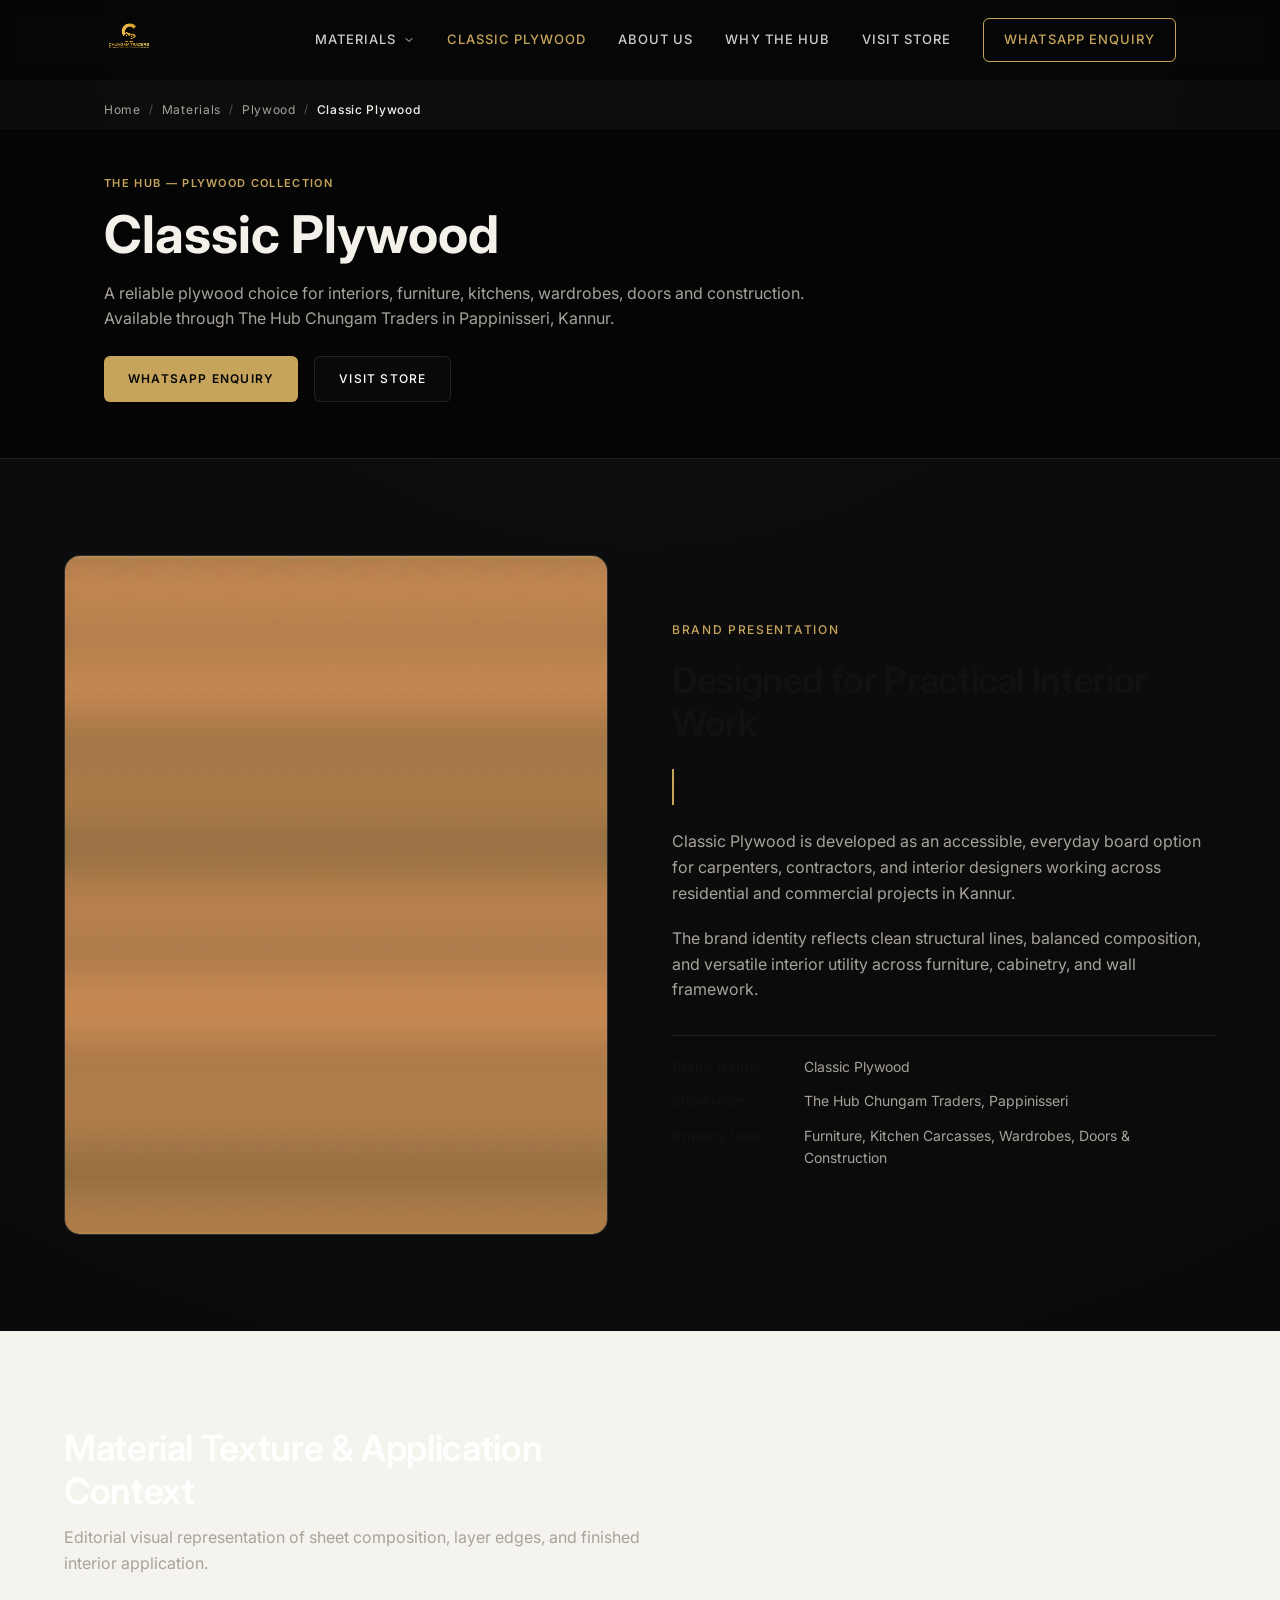
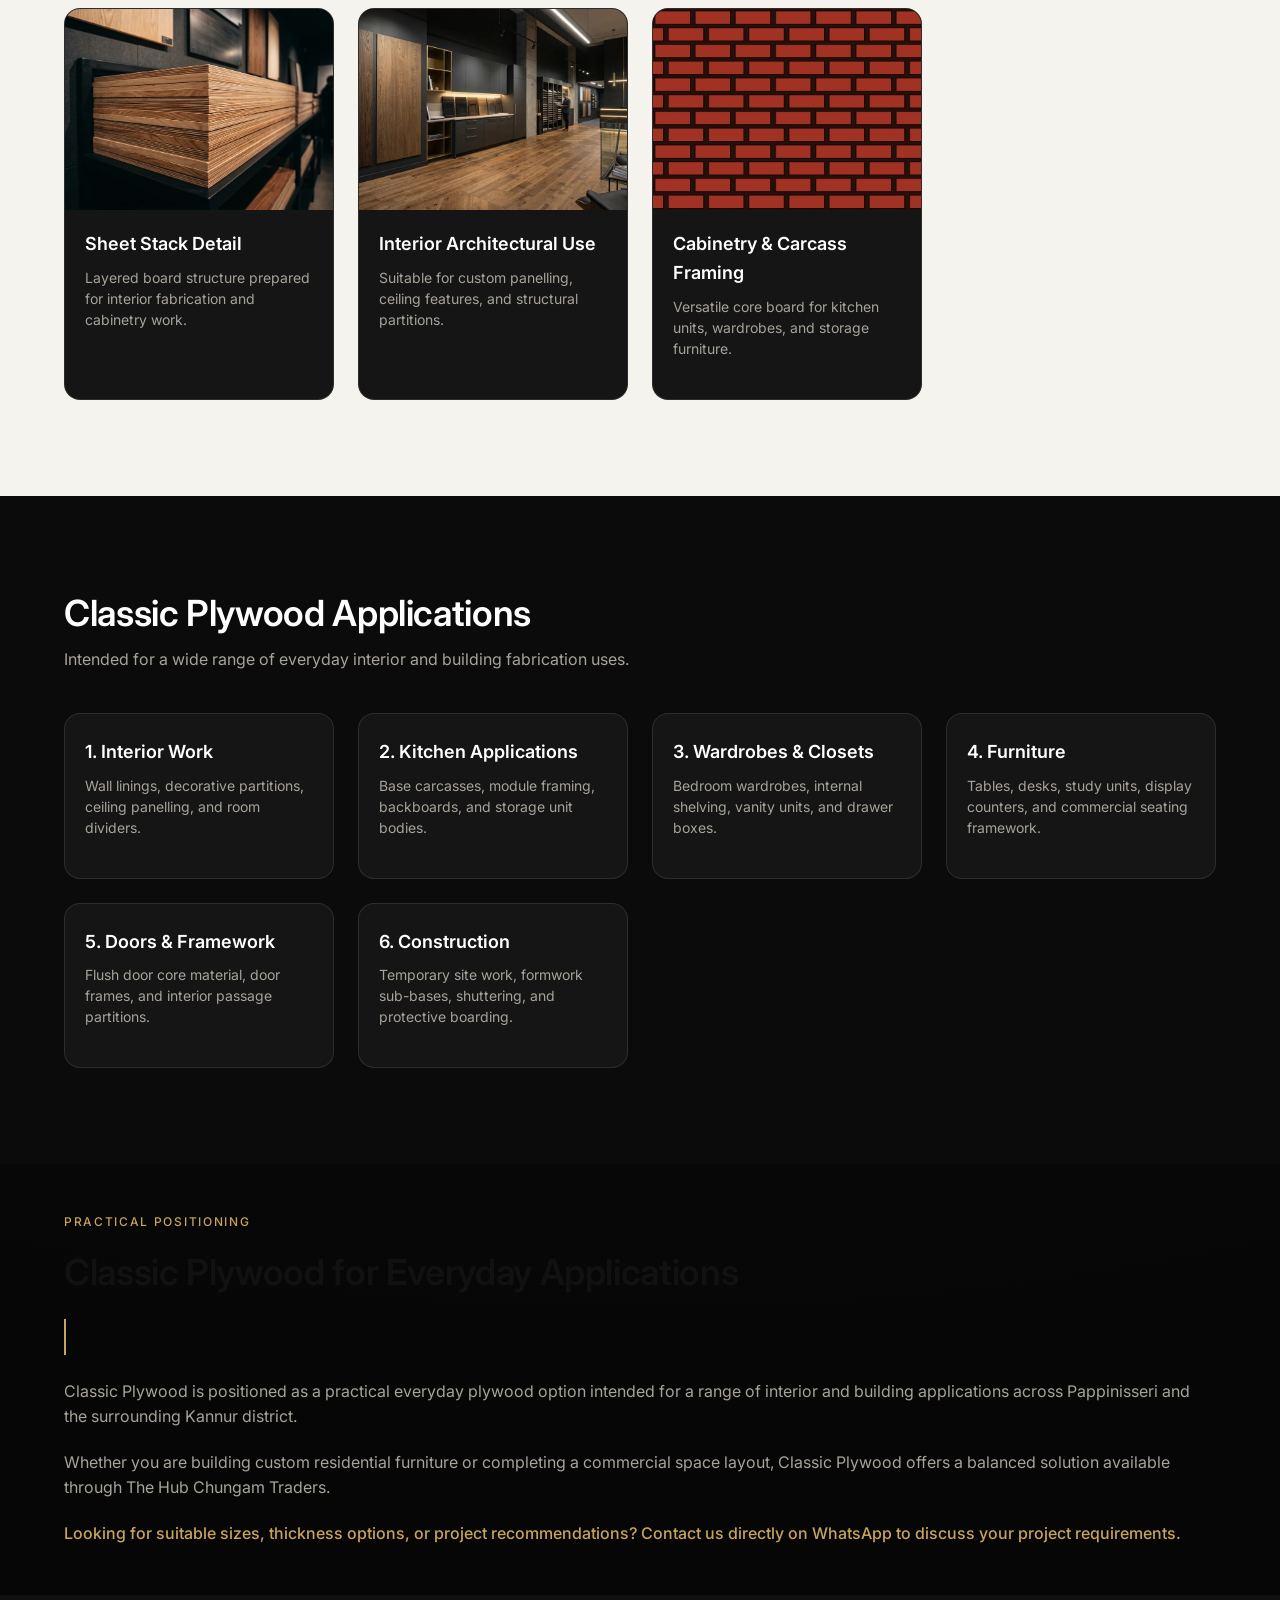
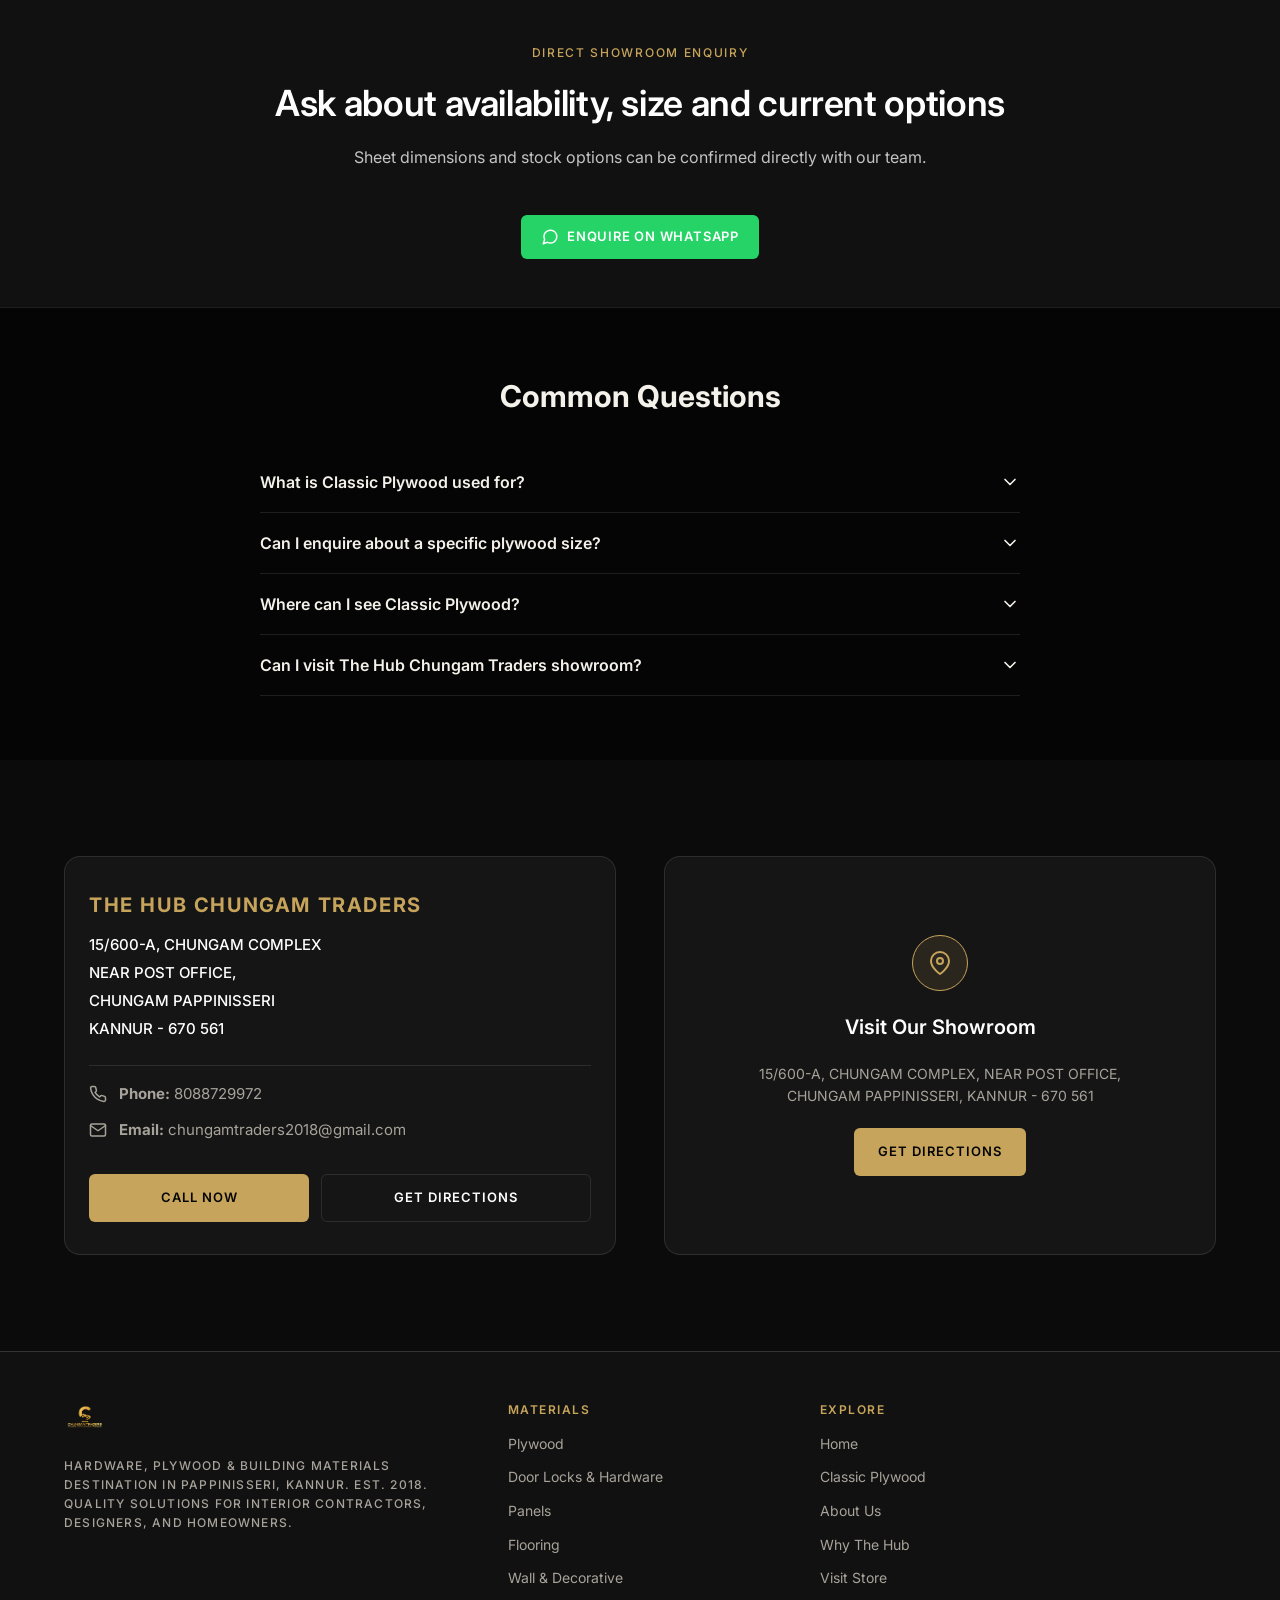
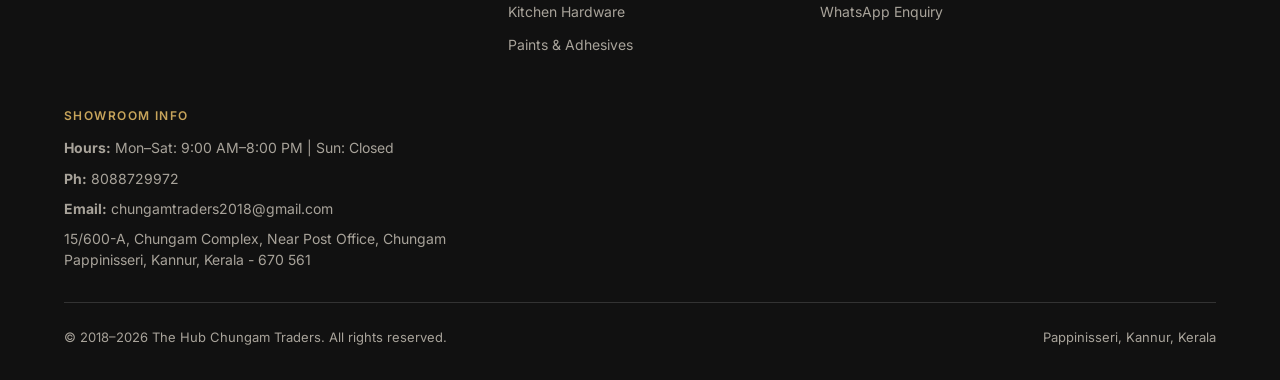
<file: classic-plywood-pappinisseri.html>
<!DOCTYPE html>
<html lang="en">
<head>
  <meta charset="UTF-8">
  <meta name="viewport" content="width=device-width, initial-scale=1.0">
  <title>Classic Plywood in Pappinisseri | The Hub Chungam Traders</title>
  
  <meta name="description" content="Explore Classic Plywood at The Hub Chungam Traders in Pappinisseri, Kannur. A reliable plywood choice for furniture, kitchens, wardrobes, and interior applications. Contact: 8088729972.">
  <meta name="keywords" content="Classic Plywood Pappinisseri, Classic Plywood Kannur, Plywood dealers Pappinisseri, The Hub Chungam Traders, interior plywood Kannur">
  <link rel="canonical" href="https://chungamtraders.com/classic-plywood-pappinisseri.html">

  <!-- OpenGraph Metadata -->
  <meta property="og:title" content="Classic Plywood in Pappinisseri | The Hub Chungam Traders">
  <meta property="og:description" content="Explore Classic Plywood at The Hub Chungam Traders in Pappinisseri, Kannur. A reliable plywood choice for furniture, kitchens, wardrobes, and interior applications.">
  <meta property="og:type" content="website">
  <meta property="og:url" content="https://chungamtraders.com/classic-plywood-pappinisseri.html">
  <meta property="og:image" content="https://chungamtraders.com/assets/images/classic-plywood-board.webp">

  <!-- Style & Font imports -->
  <link rel="stylesheet" href="styles.css">

  <!-- LocalBusiness, Breadcrumb & FAQ JSON-LD Schema -->
  <script type="application/ld+json">
  {
    "@context": "https://schema.org",
    "@graph": [
      {
        "@type": "LocalBusiness",
        "@id": "https://chungamtraders.com/#organization",
        "name": "THE HUB CHUNGAM TRADERS",
        "telephone": "+918088729972",
        "email": "chungamtraders2018@gmail.com",
        "address": {
          "@type": "PostalAddress",
          "streetAddress": "15/600-A, Chungam Complex, Near Post Office",
          "addressLocality": "Chungam Pappinisseri, Kannur",
          "addressRegion": "Kerala",
          "postalCode": "670561",
          "addressCountry": "IN"
        },
        "description": "Showroom for Plywood, Classic Plywood, and interior building materials in Pappinisseri, Kannur, Kerala."
      },
      {
        "@type": "BreadcrumbList",
        "itemListElement": [
          {
            "@type": "ListItem",
            "position": 1,
            "name": "Home",
            "item": "https://chungamtraders.com/"
          },
          {
            "@type": "ListItem",
            "position": 2,
            "name": "Materials",
            "item": "https://chungamtraders.com/#products"
          },
          {
            "@type": "ListItem",
            "position": 3,
            "name": "Plywood",
            "item": "https://chungamtraders.com/products/plywood-pappinisseri.html"
          },
          {
            "@type": "ListItem",
            "position": 4,
            "name": "Classic Plywood",
            "item": "https://chungamtraders.com/classic-plywood-pappinisseri.html"
          }
        ]
      },
      {
        "@type": "FAQPage",
        "mainEntity": [
          {
            "@type": "Question",
            "name": "What is Classic Plywood used for?",
            "acceptedAnswer": {
              "@type": "Answer",
              "text": "Classic Plywood is used for interior partitioning, kitchen carcass bodies, wardrobes, furniture, door cores, and general building work."
            }
          },
          {
            "@type": "Question",
            "name": "Can I enquire about a specific plywood size?",
            "acceptedAnswer": {
              "@type": "Answer",
              "text": "Yes. You can contact us directly on WhatsApp or visit our Pappinisseri showroom to enquire about available sheet sizes, thicknesses, and current stock options."
            }
          },
          {
            "@type": "Question",
            "name": "Where can I see Classic Plywood?",
            "acceptedAnswer": {
              "@type": "Answer",
              "text": "Classic Plywood is available to view at The Hub Chungam Traders showroom in Pappinisseri, Kannur."
            }
          },
          {
            "@type": "Question",
            "name": "Can I visit The Hub Chungam Traders showroom?",
            "acceptedAnswer": {
              "@type": "Answer",
              "text": "Yes, our showroom is open Monday through Saturday from 9:00 AM to 8:00 PM."
            }
          }
        ]
      }
    ]
  }
  </script>
</head>
<body>

  <!-- Custom Desktop Cursor Ring -->
  <div class="custom-cursor" id="customCursor" aria-hidden="true"></div>

  <!-- ==================================================================== -->
  <!-- HEADER & NAVIGATION                                                  -->
  <!-- ==================================================================== -->
  <header class="site-header" id="header">
    <div class="header-container">
      
      <!-- Logo -->
      <a href="index.html" class="brand-logo" aria-label="THE HUB CHUNGAM TRADERS Home">
        <img 
          src="assets/images/Chungam_Traders_Gold_Glossy_Logo.webp" 
          alt="THE HUB CHUNGAM TRADERS" 
          class="brand-logo-img" 
          width="200" 
          height="50">
      </a>

      <!-- Desktop Navigation & CTA -->
      <div class="desktop-nav-wrapper">
        <nav aria-label="Desktop Navigation">
          <ul class="desktop-nav-list">
            <!-- Materials Dropdown -->
            <li class="desktop-dropdown-container">
              <a href="products/plywood-pappinisseri.html" class="nav-link nav-link-dropdown" aria-haspopup="true" aria-expanded="false">
                <span>Materials</span>
                <svg class="dropdown-caret-icon" viewBox="0 0 24 24" fill="none" stroke="currentColor" stroke-width="2" stroke-linecap="round" stroke-linejoin="round" aria-hidden="true">
                  <polyline points="6 9 12 15 18 9"></polyline>
                </svg>
              </a>
              <div class="desktop-dropdown-menu" role="menu" aria-label="Materials Categories">
                <a href="products/plywood-pappinisseri.html" class="dropdown-category-item" role="menuitem">
                  <span class="dropdown-category-title">Plywood</span>
                  <span class="dropdown-category-desc">Boards for furniture, interiors &amp; construction</span>
                </a>
                <a href="index.html#hardware" class="dropdown-category-item" role="menuitem">
                  <span class="dropdown-category-title">Door Locks &amp; Architectural Hardware</span>
                  <span class="dropdown-category-desc">Locks, handles &amp; architectural fittings</span>
                </a>
                <a href="index.html#panels" class="dropdown-category-item" role="menuitem">
                  <span class="dropdown-category-title">Panels</span>
                  <span class="dropdown-category-desc">Decorative &amp; interior wall panels</span>
                </a>
                <a href="index.html#collections" class="dropdown-category-item" role="menuitem">
                  <span class="dropdown-category-title">Flooring</span>
                  <span class="dropdown-category-desc">Wood &amp; laminate flooring solutions</span>
                </a>
                <a href="index.html#panels" class="dropdown-category-item" role="menuitem">
                  <span class="dropdown-category-title">Wall &amp; Decorative</span>
                  <span class="dropdown-category-desc">Materials for feature walls &amp; interiors</span>
                </a>
                <a href="index.html#hardware" class="dropdown-category-item" role="menuitem">
                  <span class="dropdown-category-title">Kitchen Hardware</span>
                  <span class="dropdown-category-desc">Functional fittings &amp; accessories</span>
                </a>
                <a href="index.html#enquiry" class="dropdown-category-item" role="menuitem">
                  <span class="dropdown-category-title">Paints &amp; Adhesives</span>
                  <span class="dropdown-category-desc">Finishing, bonding &amp; related materials</span>
                </a>
              </div>
            </li>

            <li><a href="classic-plywood-pappinisseri.html" class="nav-link active">Classic Plywood</a></li>
            <li><a href="index.html#about" class="nav-link">About Us</a></li>
            <li><a href="index.html#about" class="nav-link">Why The Hub</a></li>
            <li><a href="index.html#location" class="nav-link">Visit Store</a></li>
          </ul>
        </nav>

        <a href="https://wa.me/918088729972?text=Hi%2C%20I%20would%20like%20to%20enquire%20about%20Classic%20Plywood%20available%20at%20The%20Hub%20Chungam%20Traders." target="_blank" rel="noopener noreferrer" class="btn-cta">WhatsApp Enquiry</a>
      </div>

      <!-- Mobile Menu Toggle Button -->
      <button 
        type="button" 
        class="mobile-menu-toggle" 
        id="menuToggle" 
        aria-label="Toggle navigation menu" 
        aria-expanded="false" 
        aria-controls="mobileNavPanel">
        <span></span>
        <span></span>
      </button>

    </div>
  </header>

  <!-- Mobile Navigation Panel -->
  <div class="mobile-nav-panel" id="mobileNavPanel" role="region" aria-label="Mobile Navigation">
    <nav aria-label="Mobile Menu Links">
      <ul class="mobile-nav-list">
        <li class="mobile-accordion-item" id="mobileMaterialsAccordion">
          <button type="button" class="mobile-accordion-btn" id="mobileMaterialsAccordionBtn" aria-expanded="false">
            <span>Materials</span>
            <svg class="mobile-accordion-caret" viewBox="0 0 24 24" fill="none" stroke="currentColor" stroke-width="2" stroke-linecap="round" stroke-linejoin="round" aria-hidden="true">
              <polyline points="6 9 12 15 18 9"></polyline>
            </svg>
          </button>
          <div class="mobile-accordion-panel" aria-label="Materials Subcategories">
            <a href="products/plywood-pappinisseri.html" class="mobile-sub-link">
              <span class="mobile-sub-title">Plywood</span>
              <span class="mobile-sub-desc">Boards for furniture, interiors &amp; construction</span>
            </a>
            <a href="index.html#hardware" class="mobile-sub-link">
              <span class="mobile-sub-title">Door Locks &amp; Architectural Hardware</span>
              <span class="mobile-sub-desc">Locks, handles &amp; architectural fittings</span>
            </a>
            <a href="index.html#panels" class="mobile-sub-link">
              <span class="mobile-sub-title">Panels</span>
              <span class="mobile-sub-desc">Decorative &amp; interior wall panels</span>
            </a>
            <a href="index.html#collections" class="mobile-sub-link">
              <span class="mobile-sub-title">Flooring</span>
              <span class="mobile-sub-desc">Wood &amp; laminate flooring solutions</span>
            </a>
            <a href="index.html#panels" class="mobile-sub-link">
              <span class="mobile-sub-title">Wall &amp; Decorative</span>
              <span class="mobile-sub-desc">Materials for feature walls &amp; interiors</span>
            </a>
            <a href="index.html#hardware" class="mobile-sub-link">
              <span class="mobile-sub-title">Kitchen Hardware</span>
              <span class="mobile-sub-desc">Functional fittings &amp; accessories</span>
            </a>
            <a href="index.html#enquiry" class="mobile-sub-link">
              <span class="mobile-sub-title">Paints &amp; Adhesives</span>
              <span class="mobile-sub-desc">Finishing, bonding &amp; related materials</span>
            </a>
          </div>
        </li>

        <li class="mobile-nav-item"><a href="classic-plywood-pappinisseri.html" class="mobile-nav-link">Classic Plywood</a></li>
        <li class="mobile-nav-item"><a href="index.html#about" class="mobile-nav-link">About Us</a></li>
        <li class="mobile-nav-item"><a href="index.html#about" class="mobile-nav-link">Why The Hub</a></li>
        <li class="mobile-nav-item"><a href="index.html#location" class="mobile-nav-link">Visit Store</a></li>
      </ul>
    </nav>

    <div class="mobile-nav-actions">
      <a href="https://wa.me/918088729972?text=Hi%2C%20I%20would%20like%20to%20enquire%20about%20Classic%20Plywood%20available%20at%20The%20Hub%20Chungam%20Traders." target="_blank" rel="noopener noreferrer" class="btn-mobile-action btn-mobile-call">WhatsApp Enquiry</a>
      <a href="tel:8088729972" class="btn-mobile-action btn-mobile-directions">Call Showroom</a>
      <a href="https://www.google.com/maps/search/?api=1&query=15%2F600-A%2C+CHUNGAM+COMPLEX%2C+NEAR+POST+OFFICE%2C+CHUNGAM+PAPPINISSERI%2C+KANNUR+-+670+561" target="_blank" rel="noopener noreferrer" class="btn-mobile-action btn-mobile-directions">Get Directions</a>
    </div>
  </div>

  <!-- MAIN CONTENT AREA -->
  <main id="main-content">

    <!-- BREADCRUMB -->
    <nav class="breadcrumb-nav" aria-label="Breadcrumb">
      <div class="category-hero-container">
        <ol class="breadcrumb-list">
          <li class="breadcrumb-item"><a href="index.html">Home</a></li>
          <li class="breadcrumb-separator" aria-hidden="true">/</li>
          <li class="breadcrumb-item"><a href="index.html#products">Materials</a></li>
          <li class="breadcrumb-separator" aria-hidden="true">/</li>
          <li class="breadcrumb-item"><a href="products/plywood-pappinisseri.html">Plywood</a></li>
          <li class="breadcrumb-separator" aria-hidden="true">/</li>
          <li class="breadcrumb-item active" aria-current="page">Classic Plywood</li>
        </ol>
      </div>
    </nav>

    <!-- SECTION 1: HERO -->
    <section class="category-hero" aria-label="Classic Plywood Overview">
      <div class="category-hero-container">
        <span class="category-badge">THE HUB — PLYWOOD COLLECTION</span>
        <h1 class="category-title">Classic Plywood</h1>
        <p class="category-description">
          A reliable plywood choice for interiors, furniture, kitchens, wardrobes, doors and construction. Available through The Hub Chungam Traders in Pappinisseri, Kannur.
        </p>

        <div class="hero-buttons">
          <a href="https://wa.me/918088729972?text=Hi%2C%20I%20would%20like%20to%20enquire%20about%20Classic%20Plywood%20available%20at%20The%20Hub%20Chungam%20Traders." target="_blank" rel="noopener noreferrer" class="btn-primary-action">
            WHATSAPP ENQUIRY
          </a>
          <a href="index.html#location" class="btn-secondary-action">
            VISIT STORE
          </a>
        </div>
      </div>
    </section>

    <!-- SECTION 2: BRAND IDENTITY & EDITORIAL PRESENTATION -->
    <section class="about-section" aria-label="Classic Brand Identity">
      <div class="about-container">
        
        <div class="about-visual-column">
          <div class="about-image-frame">
            <img 
              src="assets/images/classic-plywood-board.webp" 
              alt="Classic Plywood Editorial Visual Detail" 
              width="600" 
              height="750" 
              loading="lazy">
          </div>
        </div>

        <div class="about-content-column">
          <span class="about-eyebrow">BRAND PRESENTATION</span>
          <h2 class="about-h2">Designed for Practical Interior Work</h2>
          
          <div class="about-gold-vertical-accent" aria-hidden="true"></div>

          <p class="about-paragraph">
            Classic Plywood is developed as an accessible, everyday board option for carpenters, contractors, and interior designers working across residential and commercial projects in Kannur.
          </p>

          <p class="about-paragraph">
            The brand identity reflects clean structural lines, balanced composition, and versatile interior utility across furniture, cabinetry, and wall framework.
          </p>

          <ul class="about-info-list">
            <li class="about-info-item">
              <span class="about-info-label">Brand Name:</span>
              <span class="about-info-value">Classic Plywood</span>
            </li>
            <li class="about-info-item">
              <span class="about-info-label">Showroom:</span>
              <span class="about-info-value">The Hub Chungam Traders, Pappinisseri</span>
            </li>
            <li class="about-info-item">
              <span class="about-info-label">Primary Uses:</span>
              <span class="about-info-value">Furniture, Kitchen Carcasses, Wardrobes, Doors &amp; Construction</span>
            </li>
          </ul>
        </div>

      </div>
    </section>

    <!-- SECTION 3: VISUAL GALLERY PRESENTATION -->
    <section class="featured-section" aria-label="Classic Product Presentation">
      <div class="featured-container">
        
        <div class="categories-header" style="margin-bottom:32px;">
          <h2 class="categories-h2">Material Texture &amp; Application Context</h2>
          <p class="categories-supporting-text">
            Editorial visual representation of sheet composition, layer edges, and finished interior application.
          </p>
        </div>

        <div class="categories-grid">
          
          <article class="category-card">
            <div class="category-image-wrapper">
              <img src="assets/images/plywood-category.webp" alt="Clean Plywood Sheet Stacks" width="600" height="450" loading="lazy">
            </div>
            <div class="category-card-body">
              <h3 class="category-card-title">Sheet Stack Detail</h3>
              <p class="category-card-desc">Layered board structure prepared for interior fabrication and cabinetry work.</p>
            </div>
          </article>

          <article class="category-card">
            <div class="category-image-wrapper">
              <img src="assets/images/showroom-interior-store.webp" alt="Plywood in Interior Showroom Context" width="600" height="450" loading="lazy">
            </div>
            <div class="category-card-body">
              <h3 class="category-card-title">Interior Architectural Use</h3>
              <p class="category-card-desc">Suitable for custom panelling, ceiling features, and structural partitions.</p>
            </div>
          </article>

          <article class="category-card">
            <div class="category-image-wrapper">
              <img src="assets/images/brick-mdf-panel-category.webp" alt="Plywood Cabinetry Framework" width="600" height="450" loading="lazy">
            </div>
            <div class="category-card-body">
              <h3 class="category-card-title">Cabinetry &amp; Carcass Framing</h3>
              <p class="category-card-desc">Versatile core board for kitchen units, wardrobes, and storage furniture.</p>
            </div>
          </article>

        </div>

      </div>
    </section>

    <!-- SECTION 4: APPLICATIONS -->
    <section class="categories-section" aria-label="Classic Plywood Applications">
      <div class="categories-container">
        
        <div class="categories-header">
          <h2 class="categories-h2">Classic Plywood Applications</h2>
          <p class="categories-supporting-text">
            Intended for a wide range of everyday interior and building fabrication uses.
          </p>
        </div>

        <div class="categories-grid">
          
          <article class="category-card">
            <div class="category-card-body" style="padding-top:24px;">
              <h3 class="category-card-title">1. Interior Work</h3>
              <p class="category-card-desc">Wall linings, decorative partitions, ceiling panelling, and room dividers.</p>
            </div>
          </article>

          <article class="category-card">
            <div class="category-card-body" style="padding-top:24px;">
              <h3 class="category-card-title">2. Kitchen Applications</h3>
              <p class="category-card-desc">Base carcasses, module framing, backboards, and storage unit bodies.</p>
            </div>
          </article>

          <article class="category-card">
            <div class="category-card-body" style="padding-top:24px;">
              <h3 class="category-card-title">3. Wardrobes &amp; Closets</h3>
              <p class="category-card-desc">Bedroom wardrobes, internal shelving, vanity units, and drawer boxes.</p>
            </div>
          </article>

          <article class="category-card">
            <div class="category-card-body" style="padding-top:24px;">
              <h3 class="category-card-title">4. Furniture</h3>
              <p class="category-card-desc">Tables, desks, study units, display counters, and commercial seating framework.</p>
            </div>
          </article>

          <article class="category-card">
            <div class="category-card-body" style="padding-top:24px;">
              <h3 class="category-card-title">5. Doors &amp; Framework</h3>
              <p class="category-card-desc">Flush door core material, door frames, and interior passage partitions.</p>
            </div>
          </article>

          <article class="category-card">
            <div class="category-card-body" style="padding-top:24px;">
              <h3 class="category-card-title">6. Construction</h3>
              <p class="category-card-desc">Temporary site work, formwork sub-bases, shuttering, and protective boarding.</p>
            </div>
          </article>

        </div>

      </div>
    </section>

    <!-- SECTION 5: PRACTICAL POSITIONING -->
    <section class="about-section" style="padding-block:48px;" aria-label="Practical Positioning">
      <div class="about-container">
        
        <div class="about-content-column" style="grid-column: 1 / -1;">
          <span class="about-eyebrow">PRACTICAL POSITIONING</span>
          <h2 class="about-h2">Classic Plywood for Everyday Applications</h2>
          
          <div class="about-gold-vertical-accent" aria-hidden="true"></div>

          <p class="about-paragraph">
            Classic Plywood is positioned as a practical everyday plywood option intended for a range of interior and building applications across Pappinisseri and the surrounding Kannur district.
          </p>

          <p class="about-paragraph">
            Whether you are building custom residential furniture or completing a commercial space layout, Classic Plywood offers a balanced solution available through The Hub Chungam Traders.
          </p>

          <p class="about-paragraph" style="color:var(--color-champagne-gold); font-weight:500;">
            Looking for suitable sizes, thickness options, or project recommendations? Contact us directly on WhatsApp to discuss your project requirements.
          </p>
        </div>

      </div>
    </section>

    <!-- SECTION 6: SIZE & AVAILABILITY ENQUIRY CTA -->
    <section class="contact-cta-section" style="padding-block:48px;" aria-label="Size Enquiry">
      <div class="contact-cta-container">
        <div class="contact-cta-info" style="grid-column: 1 / -1; text-align:center;">
          <span class="contact-cta-eyebrow">DIRECT SHOWROOM ENQUIRY</span>
          <h2 class="contact-cta-h2">Ask about availability, size and current options</h2>
          <p class="contact-cta-supporting" style="max-width:680px; margin-inline:auto;">
            Sheet dimensions and stock options can be confirmed directly with our team.
          </p>
          <div style="margin-top:24px;">
            <a href="https://wa.me/918088729972?text=Hi%2C%20I%20would%20like%20to%20enquire%20about%20Classic%20Plywood%20available%20at%20The%20Hub%20Chungam%20Traders." target="_blank" rel="noopener noreferrer" class="btn-whatsapp-direct">
              <svg width="18" height="18" viewBox="0 0 24 24" fill="none" stroke="currentColor" stroke-width="2" stroke-linecap="round" stroke-linejoin="round" aria-hidden="true"><path d="M21 11.5a8.38 8.38 0 0 1-.9 3.8 8.5 8.5 0 0 1-7.6 4.7 8.38 8.38 0 0 1-3.8-.9L3 21l1.9-5.7a8.38 8.38 0 0 1-.9-3.8 8.5 8.5 0 0 1 4.7-7.6 8.38 8.38 0 0 1 3.8-.9h.5a8.48 8.48 0 0 1 8 8v.5z"></path></svg>
              <span>ENQUIRE ON WHATSAPP</span>
            </a>
          </div>
        </div>
      </div>
    </section>

    <!-- SECTION 7: COMMON USEFUL QUESTIONS (FAQ ACCORDION) -->
    <section class="faq-section" aria-label="Frequently Asked Questions">
      <div class="faq-container">
        <h2 class="faq-title">Common Questions</h2>

        <div class="faq-item">
          <button type="button" class="faq-trigger" aria-expanded="false">
            <span>What is Classic Plywood used for?</span>
            <svg class="faq-icon" viewBox="0 0 24 24" fill="none" stroke="currentColor" stroke-width="2" stroke-linecap="round" stroke-linejoin="round" aria-hidden="true"><polyline points="6 9 12 15 18 9"></polyline></svg>
          </button>
          <div class="faq-content">
            Classic Plywood is used for interior partitioning, kitchen carcass bodies, wardrobes, furniture, door cores, and general building work.
          </div>
        </div>

        <div class="faq-item">
          <button type="button" class="faq-trigger" aria-expanded="false">
            <span>Can I enquire about a specific plywood size?</span>
            <svg class="faq-icon" viewBox="0 0 24 24" fill="none" stroke="currentColor" stroke-width="2" stroke-linecap="round" stroke-linejoin="round" aria-hidden="true"><polyline points="6 9 12 15 18 9"></polyline></svg>
          </button>
          <div class="faq-content">
            Yes. You can contact us directly on WhatsApp or visit our Pappinisseri showroom to enquire about available sheet sizes, thicknesses, and current stock options.
          </div>
        </div>

        <div class="faq-item">
          <button type="button" class="faq-trigger" aria-expanded="false">
            <span>Where can I see Classic Plywood?</span>
            <svg class="faq-icon" viewBox="0 0 24 24" fill="none" stroke="currentColor" stroke-width="2" stroke-linecap="round" stroke-linejoin="round" aria-hidden="true"><polyline points="6 9 12 15 18 9"></polyline></svg>
          </button>
          <div class="faq-content">
            Classic Plywood is available to view at The Hub Chungam Traders showroom in Pappinisseri, Kannur.
          </div>
        </div>

        <div class="faq-item">
          <button type="button" class="faq-trigger" aria-expanded="false">
            <span>Can I visit The Hub Chungam Traders showroom?</span>
            <svg class="faq-icon" viewBox="0 0 24 24" fill="none" stroke="currentColor" stroke-width="2" stroke-linecap="round" stroke-linejoin="round" aria-hidden="true"><polyline points="6 9 12 15 18 9"></polyline></svg>
          </button>
          <div class="faq-content">
            Yes, our showroom is open Monday through Saturday from 9:00 AM to 8:00 PM.
          </div>
        </div>

      </div>
    </section>

    <!-- SECTION 8: SHOWROOM LOCATION & CONTACT -->
    <section class="location-section" id="location" aria-label="Showroom Location">
      <div class="location-container">
        
        <div class="location-details-card">
          <div>
            <h3 class="location-brand-name">THE HUB CHUNGAM TRADERS</h3>
            
            <address class="location-address-block">
              <span class="location-address-line">15/600-A, CHUNGAM COMPLEX</span>
              <span class="location-address-line">NEAR POST OFFICE,</span>
              <span class="location-address-line">CHUNGAM PAPPINISSERI</span>
              <span class="location-address-line">KANNUR - 670 561</span>
            </address>
          </div>

          <div class="location-contact-list">
            <div class="location-contact-item">
              <svg width="18" height="18" viewBox="0 0 24 24" fill="none" stroke="currentColor" stroke-width="2" stroke-linecap="round" stroke-linejoin="round" aria-hidden="true"><path d="M22 16.92v3a2 2 0 0 1-2.18 2 19.79 19.79 0 0 1-8.63-3.07 19.5 19.5 0 0 1-6-6 19.79 19.79 0 0 1-3.07-8.67A2 2 0 0 1 4.11 2h3a2 2 0 0 1 2 1.72 12.84 12.84 0 0 0 .7 2.81 2 2 0 0 1-.45 2.11L8.09 9.91a16 16 0 0 0 6 6l1.27-1.27a2 2 0 0 1 2.11-.45 12.84 12.84 0 0 0 2.81.7A2 2 0 0 1 22 16.92z"></path></svg>
              <span><strong>Phone:</strong> 8088729972</span>
            </div>

            <div class="location-contact-item">
              <svg width="18" height="18" viewBox="0 0 24 24" fill="none" stroke="currentColor" stroke-width="2" stroke-linecap="round" stroke-linejoin="round" aria-hidden="true"><path d="M4 4h16c1.1 0 2 .9 2 2v12c0 1.1-.9 2-2 2H4c-1.1 0-2-.9-2-2V6c0-1.1.9-2 2-2z"></path><polyline points="22,6 12,13 2,6"></polyline></svg>
              <span><strong>Email:</strong> chungamtraders2018@gmail.com</span>
            </div>
          </div>

          <div class="location-action-btn-group">
            <a href="tel:8088729972" class="btn-location-action btn-location-call">
              <span>CALL NOW</span>
            </a>
            <a href="https://www.google.com/maps/search/?api=1&query=15%2F600-A%2C+CHUNGAM+COMPLEX%2C+NEAR+POST+OFFICE%2C+CHUNGAM+PAPPINISSERI%2C+KANNUR+-+670+561" target="_blank" rel="noopener noreferrer" class="btn-location-action btn-location-email">
              <span>GET DIRECTIONS</span>
            </a>
          </div>
        </div>

        <div class="location-map-panel">
          <div class="map-icon-box" aria-hidden="true">
            <svg width="24" height="24" viewBox="0 0 24 24" fill="none" stroke="currentColor" stroke-width="2" stroke-linecap="round" stroke-linejoin="round"><path d="M21 10c0 7-9 13-9 13s-9-6-9-13a9 9 0 0 1 18 0z"></path><circle cx="12" cy="10" r="3"></circle></svg>
          </div>
          <h3 class="map-panel-title">Visit Our Showroom</h3>
          <p class="map-panel-address">
            15/600-A, CHUNGAM COMPLEX, NEAR POST OFFICE, CHUNGAM PAPPINISSERI, KANNUR - 670 561
          </p>
          <a href="https://www.google.com/maps/search/?api=1&query=15%2F600-A%2C+CHUNGAM+COMPLEX%2C+NEAR+POST+OFFICE%2C+CHUNGAM+PAPPINISSERI%2C+KANNUR+-+670+561" target="_blank" rel="noopener noreferrer" class="btn-get-directions">
            <span>GET DIRECTIONS</span>
          </a>
        </div>

      </div>
    </section>

  </main>

  <!-- FOOTER -->
  <footer class="site-footer" id="footer">
    <div class="footer-container">
      <div class="footer-main-grid">
        
        <div class="footer-brand-col">
          <a href="index.html" aria-label="THE HUB CHUNGAM TRADERS Home">
            <img src="assets/images/Chungam_Traders_Gold_Glossy_Logo.webp" alt="THE HUB CHUNGAM TRADERS" class="footer-logo-img" width="180" height="45" loading="lazy">
          </a>
          <p class="footer-brand-descriptor">
            Hardware, Plywood &amp; Building Materials destination in Pappinisseri, Kannur. Est. 2018. Quality solutions for interior contractors, designers, and homeowners.
          </p>
        </div>

        <div>
          <h4 class="footer-col-title">MATERIALS</h4>
          <ul class="footer-nav-list">
            <li><a href="products/plywood-pappinisseri.html" class="footer-nav-link">Plywood</a></li>
            <li><a href="index.html#hardware" class="footer-nav-link">Door Locks &amp; Hardware</a></li>
            <li><a href="index.html#panels" class="footer-nav-link">Panels</a></li>
            <li><a href="index.html#collections" class="footer-nav-link">Flooring</a></li>
            <li><a href="index.html#panels" class="footer-nav-link">Wall &amp; Decorative</a></li>
            <li><a href="index.html#hardware" class="footer-nav-link">Kitchen Hardware</a></li>
            <li><a href="index.html#enquiry" class="footer-nav-link">Paints &amp; Adhesives</a></li>
          </ul>
        </div>

        <div>
          <h4 class="footer-col-title">EXPLORE</h4>
          <ul class="footer-nav-list">
            <li><a href="index.html" class="footer-nav-link">Home</a></li>
            <li><a href="classic-plywood-pappinisseri.html" class="footer-nav-link">Classic Plywood</a></li>
            <li><a href="index.html#about" class="footer-nav-link">About Us</a></li>
            <li><a href="index.html#about" class="footer-nav-link">Why The Hub</a></li>
            <li><a href="index.html#location" class="footer-nav-link">Visit Store</a></li>
            <li><a href="https://wa.me/918088729972?text=Hi%2C%20I%20would%20like%20to%20enquire%20about%20Classic%20Plywood%20available%20at%20The%20Hub%20Chungam%20Traders." target="_blank" rel="noopener noreferrer" class="footer-nav-link">WhatsApp Enquiry</a></li>
          </ul>
        </div>

        <div>
          <h4 class="footer-col-title">SHOWROOM INFO</h4>
          <ul class="footer-contact-list">
            <li><strong>Hours:</strong> Mon–Sat: 9:00 AM–8:00 PM | Sun: Closed</li>
            <li><strong>Ph:</strong> <a href="tel:8088729972" class="footer-contact-link">8088729972</a></li>
            <li><strong>Email:</strong> <a href="mailto:chungamtraders2018@gmail.com" class="footer-contact-link">chungamtraders2018@gmail.com</a></li>
            <li class="footer-address-text">15/600-A, Chungam Complex, Near Post Office, Chungam Pappinisseri, Kannur, Kerala - 670 561</li>
          </ul>
        </div>

      </div>

      <div class="footer-bottom-bar">
        <p>© 2018–2026 The Hub Chungam Traders. All rights reserved.</p>
        <p>Pappinisseri, Kannur, Kerala</p>
      </div>
    </div>
  </footer>

  <script src="main.js"></script>
</body>
</html>
</file>
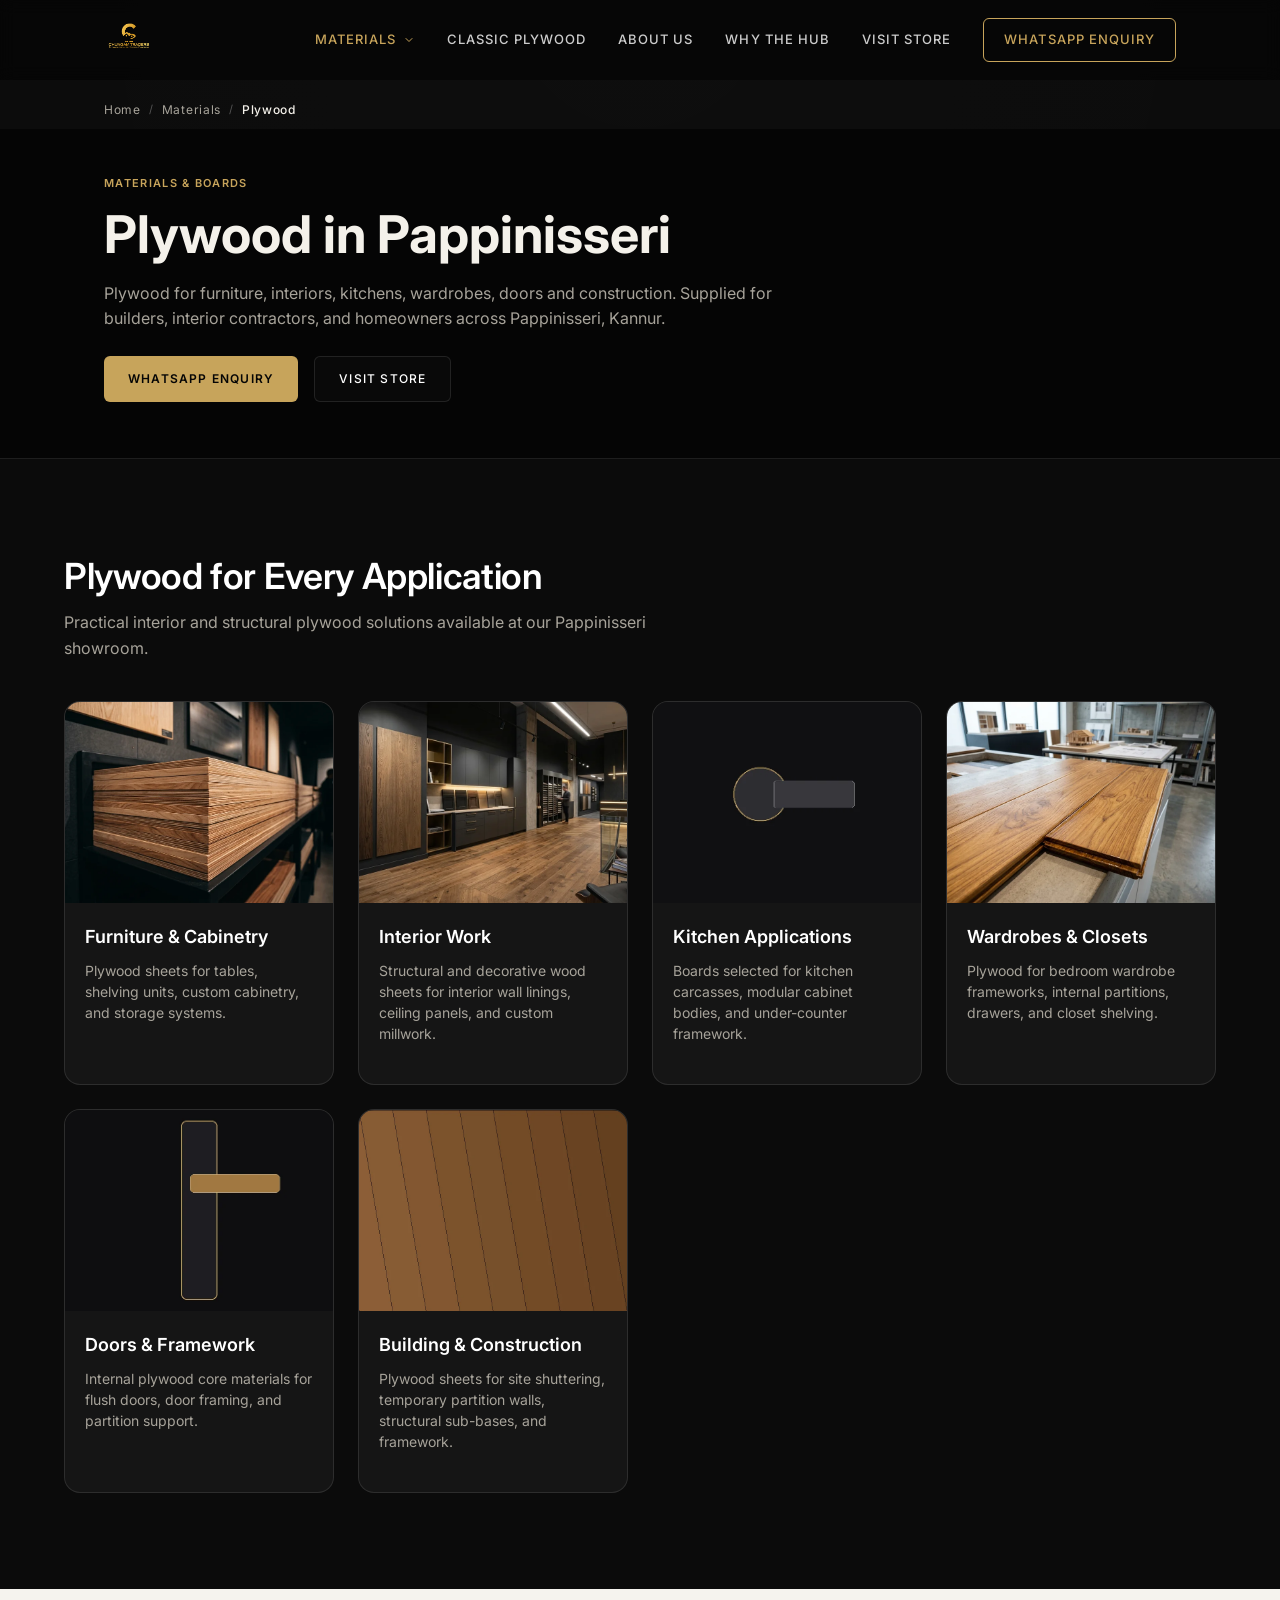
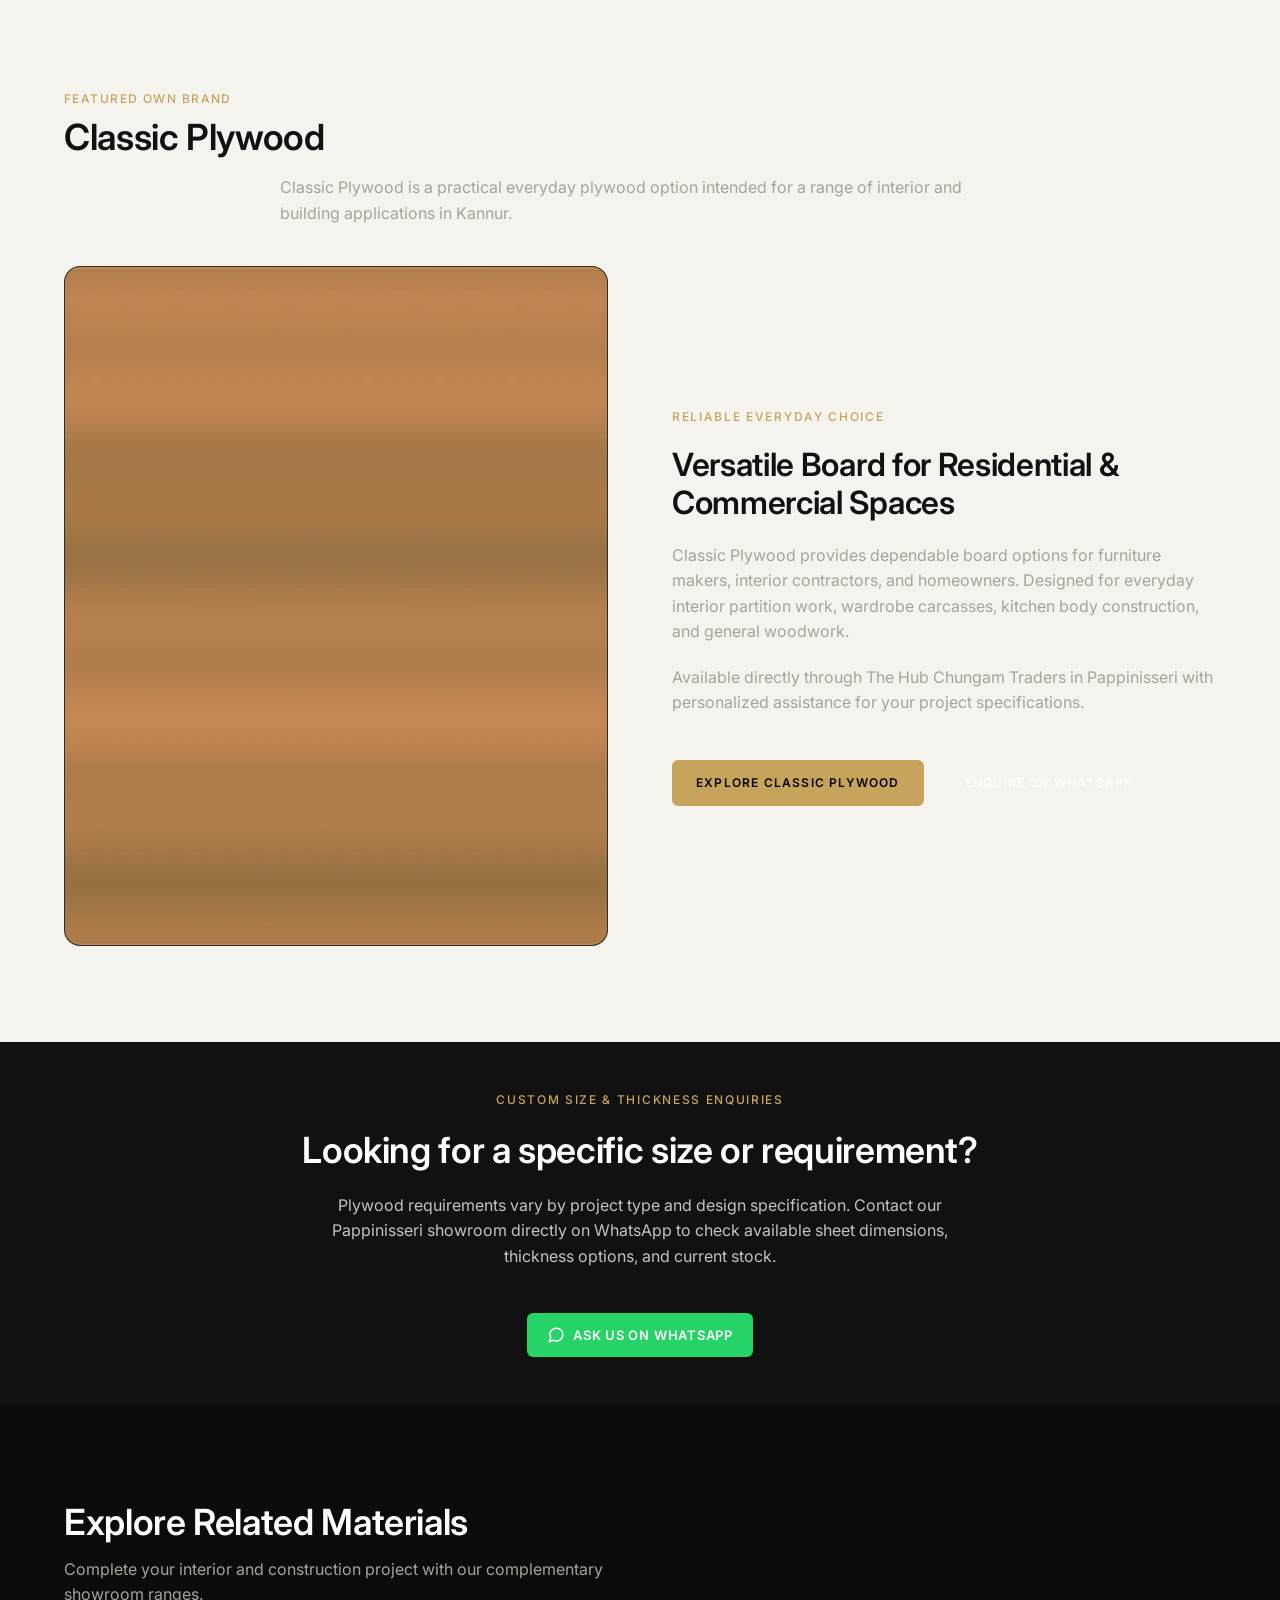
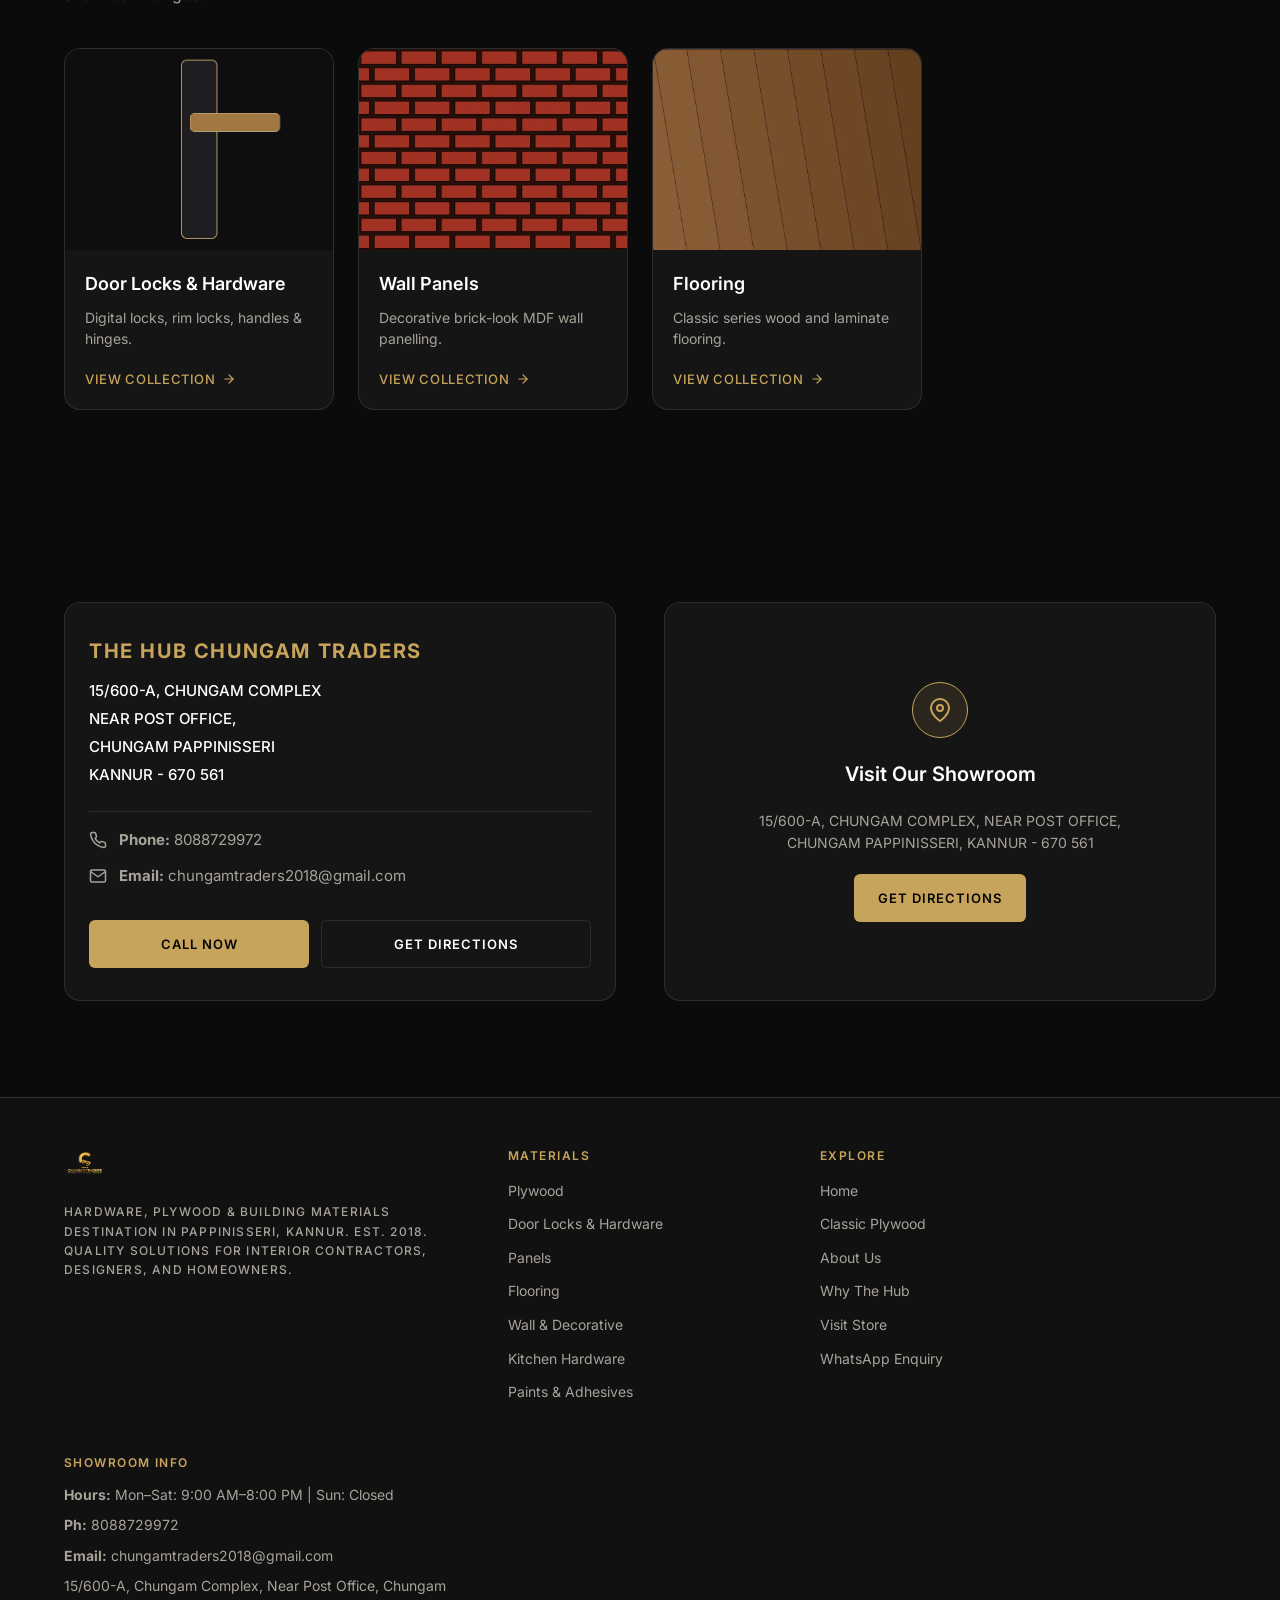
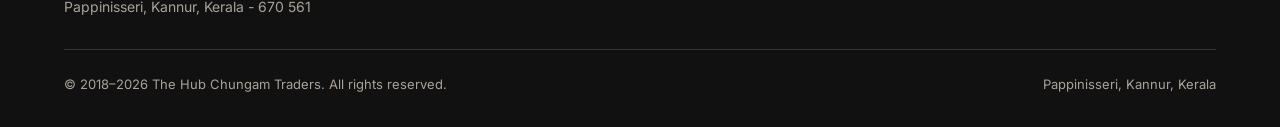
<file: products/plywood-pappinisseri.html>
<!DOCTYPE html>
<html lang="en">
<head>
  <meta charset="UTF-8">
  <meta name="viewport" content="width=device-width, initial-scale=1.0">
  <title>Plywood in Pappinisseri | The Hub Chungam Traders</title>
  
  <meta name="description" content="Plywood dealers in Pappinisseri, Kannur. Quality plywood for furniture, kitchens, wardrobes, doors, and construction at The Hub Chungam Traders. Contact: 8088729972.">
  <meta name="keywords" content="Plywood in Pappinisseri, Plywood dealers Pappinisseri, Plywood shop near Pappinisseri, Plywood and hardware shop Kannur, The Hub Chungam Traders">
  <link rel="canonical" href="https://chungamtraders.com/products/plywood-pappinisseri.html">

  <!-- OpenGraph Metadata -->
  <meta property="og:title" content="Plywood in Pappinisseri | The Hub Chungam Traders">
  <meta property="og:description" content="Plywood dealers in Pappinisseri, Kannur. Quality plywood for furniture, kitchens, wardrobes, doors, and construction.">
  <meta property="og:type" content="website">
  <meta property="og:url" content="https://chungamtraders.com/products/plywood-pappinisseri.html">
  <meta property="og:image" content="https://chungamtraders.com/assets/images/plywood-category.webp">

  <!-- Style & Font imports -->
  <link rel="stylesheet" href="../styles.css">

  <!-- LocalBusiness & Breadcrumb Schema (JSON-LD) -->
  <script type="application/ld+json">
  {
    "@context": "https://schema.org",
    "@graph": [
      {
        "@type": "LocalBusiness",
        "@id": "https://chungamtraders.com/#organization",
        "name": "THE HUB CHUNGAM TRADERS",
        "telephone": "+918088729972",
        "email": "chungamtraders2018@gmail.com",
        "address": {
          "@type": "PostalAddress",
          "streetAddress": "15/600-A, Chungam Complex, Near Post Office",
          "addressLocality": "Chungam Pappinisseri, Kannur",
          "addressRegion": "Kerala",
          "postalCode": "670561",
          "addressCountry": "IN"
        },
        "description": "Plywood, building materials, and architectural hardware showroom in Pappinisseri, Kannur, Kerala."
      },
      {
        "@type": "BreadcrumbList",
        "itemListElement": [
          {
            "@type": "ListItem",
            "position": 1,
            "name": "Home",
            "item": "https://chungamtraders.com/"
          },
          {
            "@type": "ListItem",
            "position": 2,
            "name": "Materials",
            "item": "https://chungamtraders.com/#products"
          },
          {
            "@type": "ListItem",
            "position": 3,
            "name": "Plywood",
            "item": "https://chungamtraders.com/products/plywood-pappinisseri.html"
          }
        ]
      }
    ]
  }
  </script>
</head>
<body>

  <!-- Custom Desktop Cursor Ring -->
  <div class="custom-cursor" id="customCursor" aria-hidden="true"></div>

  <!-- ==================================================================== -->
  <!-- HEADER & NAVIGATION                                                  -->
  <!-- ==================================================================== -->
  <header class="site-header" id="header">
    <div class="header-container">
      
      <!-- Logo -->
      <a href="../index.html" class="brand-logo" aria-label="THE HUB CHUNGAM TRADERS Home">
        <img 
          src="../assets/images/Chungam_Traders_Gold_Glossy_Logo.webp" 
          alt="THE HUB CHUNGAM TRADERS" 
          class="brand-logo-img" 
          width="200" 
          height="50">
      </a>

      <!-- Desktop Navigation & CTA -->
      <div class="desktop-nav-wrapper">
        <nav aria-label="Desktop Navigation">
          <ul class="desktop-nav-list">
            <!-- Materials Dropdown -->
            <li class="desktop-dropdown-container">
              <a href="plywood-pappinisseri.html" class="nav-link nav-link-dropdown active" aria-haspopup="true" aria-expanded="false">
                <span>Materials</span>
                <svg class="dropdown-caret-icon" viewBox="0 0 24 24" fill="none" stroke="currentColor" stroke-width="2" stroke-linecap="round" stroke-linejoin="round" aria-hidden="true">
                  <polyline points="6 9 12 15 18 9"></polyline>
                </svg>
              </a>
              <div class="desktop-dropdown-menu" role="menu" aria-label="Materials Categories">
                <a href="plywood-pappinisseri.html" class="dropdown-category-item" role="menuitem">
                  <span class="dropdown-category-title">Plywood</span>
                  <span class="dropdown-category-desc">Boards for furniture, interiors &amp; construction</span>
                </a>
                <a href="../index.html#hardware" class="dropdown-category-item" role="menuitem">
                  <span class="dropdown-category-title">Door Locks &amp; Architectural Hardware</span>
                  <span class="dropdown-category-desc">Locks, handles &amp; architectural fittings</span>
                </a>
                <a href="../index.html#panels" class="dropdown-category-item" role="menuitem">
                  <span class="dropdown-category-title">Panels</span>
                  <span class="dropdown-category-desc">Decorative &amp; interior wall panels</span>
                </a>
                <a href="../index.html#collections" class="dropdown-category-item" role="menuitem">
                  <span class="dropdown-category-title">Flooring</span>
                  <span class="dropdown-category-desc">Wood &amp; laminate flooring solutions</span>
                </a>
                <a href="../index.html#panels" class="dropdown-category-item" role="menuitem">
                  <span class="dropdown-category-title">Wall &amp; Decorative</span>
                  <span class="dropdown-category-desc">Materials for feature walls &amp; interiors</span>
                </a>
                <a href="../index.html#hardware" class="dropdown-category-item" role="menuitem">
                  <span class="dropdown-category-title">Kitchen Hardware</span>
                  <span class="dropdown-category-desc">Functional fittings &amp; accessories</span>
                </a>
                <a href="../index.html#enquiry" class="dropdown-category-item" role="menuitem">
                  <span class="dropdown-category-title">Paints &amp; Adhesives</span>
                  <span class="dropdown-category-desc">Finishing, bonding &amp; related materials</span>
                </a>
              </div>
            </li>

            <li><a href="../classic-plywood-pappinisseri.html" class="nav-link">Classic Plywood</a></li>
            <li><a href="../index.html#about" class="nav-link">About Us</a></li>
            <li><a href="../index.html#about" class="nav-link">Why The Hub</a></li>
            <li><a href="../index.html#location" class="nav-link">Visit Store</a></li>
          </ul>
        </nav>

        <a href="https://wa.me/918088729972?text=Hi%2C%20I%20would%20like%20to%20enquire%20about%20plywood%20available%20at%20The%20Hub%20Chungam%20Traders." target="_blank" rel="noopener noreferrer" class="btn-cta">WhatsApp Enquiry</a>
      </div>

      <!-- Mobile Menu Toggle Button -->
      <button 
        type="button" 
        class="mobile-menu-toggle" 
        id="menuToggle" 
        aria-label="Toggle navigation menu" 
        aria-expanded="false" 
        aria-controls="mobileNavPanel">
        <span></span>
        <span></span>
      </button>

    </div>
  </header>

  <!-- Mobile Navigation Panel -->
  <div class="mobile-nav-panel" id="mobileNavPanel" role="region" aria-label="Mobile Navigation">
    <nav aria-label="Mobile Menu Links">
      <ul class="mobile-nav-list">
        <li class="mobile-accordion-item" id="mobileMaterialsAccordion">
          <button type="button" class="mobile-accordion-btn" id="mobileMaterialsAccordionBtn" aria-expanded="false">
            <span>Materials</span>
            <svg class="mobile-accordion-caret" viewBox="0 0 24 24" fill="none" stroke="currentColor" stroke-width="2" stroke-linecap="round" stroke-linejoin="round" aria-hidden="true">
              <polyline points="6 9 12 15 18 9"></polyline>
            </svg>
          </button>
          <div class="mobile-accordion-panel" aria-label="Materials Subcategories">
            <a href="plywood-pappinisseri.html" class="mobile-sub-link">
              <span class="mobile-sub-title">Plywood</span>
              <span class="mobile-sub-desc">Boards for furniture, interiors &amp; construction</span>
            </a>
            <a href="../index.html#hardware" class="mobile-sub-link">
              <span class="mobile-sub-title">Door Locks &amp; Architectural Hardware</span>
              <span class="mobile-sub-desc">Locks, handles &amp; architectural fittings</span>
            </a>
            <a href="../index.html#panels" class="mobile-sub-link">
              <span class="mobile-sub-title">Panels</span>
              <span class="mobile-sub-desc">Decorative &amp; interior wall panels</span>
            </a>
            <a href="../index.html#collections" class="mobile-sub-link">
              <span class="mobile-sub-title">Flooring</span>
              <span class="mobile-sub-desc">Wood &amp; laminate flooring solutions</span>
            </a>
            <a href="../index.html#panels" class="mobile-sub-link">
              <span class="mobile-sub-title">Wall &amp; Decorative</span>
              <span class="mobile-sub-desc">Materials for feature walls &amp; interiors</span>
            </a>
            <a href="../index.html#hardware" class="mobile-sub-link">
              <span class="mobile-sub-title">Kitchen Hardware</span>
              <span class="mobile-sub-desc">Functional fittings &amp; accessories</span>
            </a>
            <a href="../index.html#enquiry" class="mobile-sub-link">
              <span class="mobile-sub-title">Paints &amp; Adhesives</span>
              <span class="mobile-sub-desc">Finishing, bonding &amp; related materials</span>
            </a>
          </div>
        </li>

        <li class="mobile-nav-item"><a href="../classic-plywood-pappinisseri.html" class="mobile-nav-link">Classic Plywood</a></li>
        <li class="mobile-nav-item"><a href="../index.html#about" class="mobile-nav-link">About Us</a></li>
        <li class="mobile-nav-item"><a href="../index.html#about" class="mobile-nav-link">Why The Hub</a></li>
        <li class="mobile-nav-item"><a href="../index.html#location" class="mobile-nav-link">Visit Store</a></li>
      </ul>
    </nav>

    <div class="mobile-nav-actions">
      <a href="https://wa.me/918088729972?text=Hi%2C%20I%20would%20like%20to%20enquire%20about%20plywood%20available%20at%20The%20Hub%20Chungam%20Traders." target="_blank" rel="noopener noreferrer" class="btn-mobile-action btn-mobile-call">WhatsApp Enquiry</a>
      <a href="tel:8088729972" class="btn-mobile-action btn-mobile-directions">Call Showroom</a>
      <a href="https://www.google.com/maps/search/?api=1&query=15%2F600-A%2C+CHUNGAM+COMPLEX%2C+NEAR+POST+OFFICE%2C+CHUNGAM+PAPPINISSERI%2C+KANNUR+-+670+561" target="_blank" rel="noopener noreferrer" class="btn-mobile-action btn-mobile-directions">Get Directions</a>
    </div>
  </div>

  <!-- MAIN CONTENT AREA -->
  <main id="main-content">

    <!-- BREADCRUMB -->
    <nav class="breadcrumb-nav" aria-label="Breadcrumb">
      <div class="category-hero-container">
        <ol class="breadcrumb-list">
          <li class="breadcrumb-item"><a href="../index.html">Home</a></li>
          <li class="breadcrumb-separator" aria-hidden="true">/</li>
          <li class="breadcrumb-item"><a href="../index.html#products">Materials</a></li>
          <li class="breadcrumb-separator" aria-hidden="true">/</li>
          <li class="breadcrumb-item active" aria-current="page">Plywood</li>
        </ol>
      </div>
    </nav>

    <!-- SECTION 1: CATEGORY HERO -->
    <section class="category-hero" id="plywood-hero" aria-label="Plywood Category Overview">
      <div class="category-hero-container">
        <span class="category-badge">MATERIALS &amp; BOARDS</span>
        <h1 class="category-title">Plywood in Pappinisseri</h1>
        <p class="category-description">
          Plywood for furniture, interiors, kitchens, wardrobes, doors and construction. Supplied for builders, interior contractors, and homeowners across Pappinisseri, Kannur.
        </p>

        <div class="hero-buttons">
          <a href="https://wa.me/918088729972?text=Hi%2C%20I%20would%20like%20to%20enquire%20about%20plywood%20available%20at%20The%20Hub%20Chungam%20Traders." target="_blank" rel="noopener noreferrer" class="btn-primary-action">
            WHATSAPP ENQUIRY
          </a>
          <a href="../index.html#location" class="btn-secondary-action">
            VISIT STORE
          </a>
        </div>
      </div>
    </section>

    <!-- SECTION 2: WHAT WE OFFER (APPLICATIONS GRID) -->
    <section class="categories-section" aria-label="Plywood Applications">
      <div class="categories-container">
        
        <div class="categories-header">
          <h2 class="categories-h2">Plywood for Every Application</h2>
          <p class="categories-supporting-text">
            Practical interior and structural plywood solutions available at our Pappinisseri showroom.
          </p>
        </div>

        <div class="categories-grid">
          
          <!-- Application 1: Furniture & Cabinetry -->
          <article class="category-card">
            <div class="category-image-wrapper">
              <img 
                src="../assets/images/plywood-category.webp" 
                alt="Stacked Plywood Sheets for Furniture & Cabinetry" 
                width="600" 
                height="450" 
                loading="lazy">
            </div>
            <div class="category-card-body">
              <h3 class="category-card-title">Furniture &amp; Cabinetry</h3>
              <p class="category-card-desc">
                Plywood sheets for tables, shelving units, custom cabinetry, and storage systems.
              </p>
            </div>
          </article>

          <!-- Application 2: Interior Work -->
          <article class="category-card">
            <div class="category-image-wrapper">
              <img 
                src="../assets/images/showroom-interior-store.webp" 
                alt="Interior Wall Panelling Woodwork" 
                width="600" 
                height="450" 
                loading="lazy">
            </div>
            <div class="category-card-body">
              <h3 class="category-card-title">Interior Work</h3>
              <p class="category-card-desc">
                Structural and decorative wood sheets for interior wall linings, ceiling panels, and custom millwork.
              </p>
            </div>
          </article>

          <!-- Application 3: Kitchen Applications -->
          <article class="category-card">
            <div class="category-image-wrapper">
              <img 
                src="../assets/images/hettich-hinges-drawer-system.webp" 
                alt="Plywood for Kitchen Carcasses and Cabinetry" 
                width="600" 
                height="450" 
                loading="lazy">
            </div>
            <div class="category-card-body">
              <h3 class="category-card-title">Kitchen Applications</h3>
              <p class="category-card-desc">
                Boards selected for kitchen carcasses, modular cabinet bodies, and under-counter framework.
              </p>
            </div>
          </article>

          <!-- Application 4: Wardrobes -->
          <article class="category-card">
            <div class="category-image-wrapper">
              <img 
                src="../assets/images/classic-series-teak-flooring.webp" 
                alt="Plywood for Bedroom Wardrobe Construction" 
                width="600" 
                height="450" 
                loading="lazy">
            </div>
            <div class="category-card-body">
              <h3 class="category-card-title">Wardrobes &amp; Closets</h3>
              <p class="category-card-desc">
                Plywood for bedroom wardrobe frameworks, internal partitions, drawers, and closet shelving.
              </p>
            </div>
          </article>

          <!-- Application 5: Doors -->
          <article class="category-card">
            <div class="category-image-wrapper">
              <img 
                src="../assets/images/quba-mortise-door-handles.webp" 
                alt="Plywood Core for Flush Doors and Framework" 
                width="600" 
                height="450" 
                loading="lazy">
            </div>
            <div class="category-card-body">
              <h3 class="category-card-title">Doors &amp; Framework</h3>
              <p class="category-card-desc">
                Internal plywood core materials for flush doors, door framing, and partition support.
              </p>
            </div>
          </article>

          <!-- Application 6: Construction -->
          <article class="category-card">
            <div class="category-image-wrapper">
              <img 
                src="../assets/images/madera-engineered-wood-flooring.webp" 
                alt="Construction Plywood for Formwork and Shuttering" 
                width="600" 
                height="450" 
                loading="lazy">
            </div>
            <div class="category-card-body">
              <h3 class="category-card-title">Building &amp; Construction</h3>
              <p class="category-card-desc">
                Plywood sheets for site shuttering, temporary partition walls, structural sub-bases, and framework.
              </p>
            </div>
          </article>

        </div>

      </div>
    </section>

    <!-- SECTION 3: CLASSIC PLYWOOD FEATURE SPOTLIGHT -->
    <section class="featured-section" id="classic-feature" aria-label="Classic Plywood Featured Brand">
      <div class="featured-container">
        
        <div class="featured-header">
          <span class="featured-collection-badge">FEATURED OWN BRAND</span>
          <h2 class="featured-h2">Classic Plywood</h2>
          <p class="categories-supporting-text" style="max-width:720px; margin-inline:auto;">
            Classic Plywood is a practical everyday plywood option intended for a range of interior and building applications in Kannur.
          </p>
        </div>

        <div class="about-container" style="padding-top:0;">
          <div class="about-visual-column">
            <div class="about-image-frame">
              <img 
                src="../assets/images/classic-plywood-board.webp" 
                alt="Classic Plywood Board Stack at Showroom" 
                width="600" 
                height="450" 
                loading="lazy">
            </div>
          </div>

          <div class="about-content-column">
            <span class="about-eyebrow">RELIABLE EVERYDAY CHOICE</span>
            <h3 class="about-h2" style="font-size:32px;">Versatile Board for Residential &amp; Commercial Spaces</h3>
            <p class="about-paragraph">
              Classic Plywood provides dependable board options for furniture makers, interior contractors, and homeowners. Designed for everyday interior partition work, wardrobe carcasses, kitchen body construction, and general woodwork.
            </p>
            <p class="about-paragraph">
              Available directly through The Hub Chungam Traders in Pappinisseri with personalized assistance for your project specifications.
            </p>

            <div class="hero-buttons" style="margin-top:24px;">
              <a href="../classic-plywood-pappinisseri.html" class="btn-primary-action">
                EXPLORE CLASSIC PLYWOOD
              </a>
              <a href="https://wa.me/918088729972?text=Hi%2C%20I%20would%20like%20to%20enquire%20about%20Classic%20Plywood%20available%20at%20The%20Hub%20Chungam%20Traders." target="_blank" rel="noopener noreferrer" class="btn-secondary-action">
                ENQUIRE ON WHATSAPP
              </a>
            </div>
          </div>
        </div>

      </div>
    </section>

    <!-- SECTION 4: SIZE & CUSTOM REQUIREMENT NOTICE -->
    <section class="contact-cta-section" style="padding-block:48px;" aria-label="Size Enquiry Notice">
      <div class="contact-cta-container">
        <div class="contact-cta-info" style="grid-column: 1 / -1; text-align:center;">
          <span class="contact-cta-eyebrow">CUSTOM SIZE &amp; THICKNESS ENQUIRIES</span>
          <h2 class="contact-cta-h2">Looking for a specific size or requirement?</h2>
          <p class="contact-cta-supporting" style="max-width:680px; margin-inline:auto;">
            Plywood requirements vary by project type and design specification. Contact our Pappinisseri showroom directly on WhatsApp to check available sheet dimensions, thickness options, and current stock.
          </p>
          <div style="margin-top:24px;">
            <a href="https://wa.me/918088729972?text=Hi%2C%20I%20would%20like%20to%20enquire%20about%20plywood%20available%20at%20The%20Hub%20Chungam%20Traders." target="_blank" rel="noopener noreferrer" class="btn-whatsapp-direct">
              <svg width="18" height="18" viewBox="0 0 24 24" fill="none" stroke="currentColor" stroke-width="2" stroke-linecap="round" stroke-linejoin="round" aria-hidden="true"><path d="M21 11.5a8.38 8.38 0 0 1-.9 3.8 8.5 8.5 0 0 1-7.6 4.7 8.38 8.38 0 0 1-3.8-.9L3 21l1.9-5.7a8.38 8.38 0 0 1-.9-3.8 8.5 8.5 0 0 1 4.7-7.6 8.38 8.38 0 0 1 3.8-.9h.5a8.48 8.48 0 0 1 8 8v.5z"></path></svg>
              <span>ASK US ON WHATSAPP</span>
            </a>
          </div>
        </div>
      </div>
    </section>

    <!-- SECTION 5: EXPLORE OTHER MATERIAL CATEGORIES -->
    <section class="categories-section" aria-label="Explore Other Materials">
      <div class="categories-container">
        
        <div class="categories-header">
          <h2 class="categories-h2">Explore Related Materials</h2>
          <p class="categories-supporting-text">
            Complete your interior and construction project with our complementary showroom ranges.
          </p>
        </div>

        <div class="categories-grid">
          
          <article class="category-card">
            <div class="category-image-wrapper">
              <img src="../assets/images/quba-mortise-door-handles.webp" alt="Door Locks & Architectural Hardware" width="600" height="450" loading="lazy">
            </div>
            <div class="category-card-body">
              <h3 class="category-card-title">Door Locks &amp; Hardware</h3>
              <p class="category-card-desc">Digital locks, rim locks, handles &amp; hinges.</p>
              <a href="../index.html#hardware" class="category-card-footer">
                <span>View Collection</span>
                <svg class="category-arrow-icon" viewBox="0 0 24 24" fill="none" stroke="currentColor" stroke-width="2" stroke-linecap="round" stroke-linejoin="round" aria-hidden="true"><line x1="5" y1="12" x2="19" y2="12"></line><polyline points="12 5 19 12 12 19"></polyline></svg>
              </a>
            </div>
          </article>

          <article class="category-card">
            <div class="category-image-wrapper">
              <img src="../assets/images/brick-mdf-panel-category.webp" alt="Decorative MDF Panels" width="600" height="450" loading="lazy">
            </div>
            <div class="category-card-body">
              <h3 class="category-card-title">Wall Panels</h3>
              <p class="category-card-desc">Decorative brick-look MDF wall panelling.</p>
              <a href="../index.html#panels" class="category-card-footer">
                <span>View Collection</span>
                <svg class="category-arrow-icon" viewBox="0 0 24 24" fill="none" stroke="currentColor" stroke-width="2" stroke-linecap="round" stroke-linejoin="round" aria-hidden="true"><line x1="5" y1="12" x2="19" y2="12"></line><polyline points="12 5 19 12 12 19"></polyline></svg>
              </a>
            </div>
          </article>

          <article class="category-card">
            <div class="category-image-wrapper">
              <img src="../assets/images/madera-engineered-wood-flooring.webp" alt="Engineered & Laminate Flooring" width="600" height="450" loading="lazy">
            </div>
            <div class="category-card-body">
              <h3 class="category-card-title">Flooring</h3>
              <p class="category-card-desc">Classic series wood and laminate flooring.</p>
              <a href="../index.html#collections" class="category-card-footer">
                <span>View Collection</span>
                <svg class="category-arrow-icon" viewBox="0 0 24 24" fill="none" stroke="currentColor" stroke-width="2" stroke-linecap="round" stroke-linejoin="round" aria-hidden="true"><line x1="5" y1="12" x2="19" y2="12"></line><polyline points="12 5 19 12 12 19"></polyline></svg>
              </a>
            </div>
          </article>

        </div>

      </div>
    </section>

    <!-- SECTION 6: SHOWROOM LOCATION & CONTACT -->
    <section class="location-section" id="location" aria-label="Showroom Location">
      <div class="location-container">
        
        <div class="location-details-card">
          <div>
            <h3 class="location-brand-name">THE HUB CHUNGAM TRADERS</h3>
            
            <address class="location-address-block">
              <span class="location-address-line">15/600-A, CHUNGAM COMPLEX</span>
              <span class="location-address-line">NEAR POST OFFICE,</span>
              <span class="location-address-line">CHUNGAM PAPPINISSERI</span>
              <span class="location-address-line">KANNUR - 670 561</span>
            </address>
          </div>

          <div class="location-contact-list">
            <div class="location-contact-item">
              <svg width="18" height="18" viewBox="0 0 24 24" fill="none" stroke="currentColor" stroke-width="2" stroke-linecap="round" stroke-linejoin="round" aria-hidden="true"><path d="M22 16.92v3a2 2 0 0 1-2.18 2 19.79 19.79 0 0 1-8.63-3.07 19.5 19.5 0 0 1-6-6 19.79 19.79 0 0 1-3.07-8.67A2 2 0 0 1 4.11 2h3a2 2 0 0 1 2 1.72 12.84 12.84 0 0 0 .7 2.81 2 2 0 0 1-.45 2.11L8.09 9.91a16 16 0 0 0 6 6l1.27-1.27a2 2 0 0 1 2.11-.45 12.84 12.84 0 0 0 2.81.7A2 2 0 0 1 22 16.92z"></path></svg>
              <span><strong>Phone:</strong> 8088729972</span>
            </div>

            <div class="location-contact-item">
              <svg width="18" height="18" viewBox="0 0 24 24" fill="none" stroke="currentColor" stroke-width="2" stroke-linecap="round" stroke-linejoin="round" aria-hidden="true"><path d="M4 4h16c1.1 0 2 .9 2 2v12c0 1.1-.9 2-2 2H4c-1.1 0-2-.9-2-2V6c0-1.1.9-2 2-2z"></path><polyline points="22,6 12,13 2,6"></polyline></svg>
              <span><strong>Email:</strong> chungamtraders2018@gmail.com</span>
            </div>
          </div>

          <div class="location-action-btn-group">
            <a href="tel:8088729972" class="btn-location-action btn-location-call">
              <span>CALL NOW</span>
            </a>
            <a href="https://www.google.com/maps/search/?api=1&query=15%2F600-A%2C+CHUNGAM+COMPLEX%2C+NEAR+POST+OFFICE%2C+CHUNGAM+PAPPINISSERI%2C+KANNUR+-+670+561" target="_blank" rel="noopener noreferrer" class="btn-location-action btn-location-email">
              <span>GET DIRECTIONS</span>
            </a>
          </div>
        </div>

        <div class="location-map-panel">
          <div class="map-icon-box" aria-hidden="true">
            <svg width="24" height="24" viewBox="0 0 24 24" fill="none" stroke="currentColor" stroke-width="2" stroke-linecap="round" stroke-linejoin="round"><path d="M21 10c0 7-9 13-9 13s-9-6-9-13a9 9 0 0 1 18 0z"></path><circle cx="12" cy="10" r="3"></circle></svg>
          </div>
          <h3 class="map-panel-title">Visit Our Showroom</h3>
          <p class="map-panel-address">
            15/600-A, CHUNGAM COMPLEX, NEAR POST OFFICE, CHUNGAM PAPPINISSERI, KANNUR - 670 561
          </p>
          <a href="https://www.google.com/maps/search/?api=1&query=15%2F600-A%2C+CHUNGAM+COMPLEX%2C+NEAR+POST+OFFICE%2C+CHUNGAM+PAPPINISSERI%2C+KANNUR+-+670+561" target="_blank" rel="noopener noreferrer" class="btn-get-directions">
            <span>GET DIRECTIONS</span>
          </a>
        </div>

      </div>
    </section>

  </main>

  <!-- FOOTER -->
  <footer class="site-footer" id="footer">
    <div class="footer-container">
      <div class="footer-main-grid">
        
        <div class="footer-brand-col">
          <a href="../index.html" aria-label="THE HUB CHUNGAM TRADERS Home">
            <img src="../assets/images/Chungam_Traders_Gold_Glossy_Logo.webp" alt="THE HUB CHUNGAM TRADERS" class="footer-logo-img" width="180" height="45" loading="lazy">
          </a>
          <p class="footer-brand-descriptor">
            Hardware, Plywood &amp; Building Materials destination in Pappinisseri, Kannur. Est. 2018. Quality solutions for interior contractors, designers, and homeowners.
          </p>
        </div>

        <div>
          <h4 class="footer-col-title">MATERIALS</h4>
          <ul class="footer-nav-list">
            <li><a href="plywood-pappinisseri.html" class="footer-nav-link">Plywood</a></li>
            <li><a href="../index.html#hardware" class="footer-nav-link">Door Locks &amp; Hardware</a></li>
            <li><a href="../index.html#panels" class="footer-nav-link">Panels</a></li>
            <li><a href="../index.html#collections" class="footer-nav-link">Flooring</a></li>
            <li><a href="../index.html#panels" class="footer-nav-link">Wall &amp; Decorative</a></li>
            <li><a href="../index.html#hardware" class="footer-nav-link">Kitchen Hardware</a></li>
            <li><a href="../index.html#enquiry" class="footer-nav-link">Paints &amp; Adhesives</a></li>
          </ul>
        </div>

        <div>
          <h4 class="footer-col-title">EXPLORE</h4>
          <ul class="footer-nav-list">
            <li><a href="../index.html" class="footer-nav-link">Home</a></li>
            <li><a href="../classic-plywood-pappinisseri.html" class="footer-nav-link">Classic Plywood</a></li>
            <li><a href="../index.html#about" class="footer-nav-link">About Us</a></li>
            <li><a href="../index.html#about" class="footer-nav-link">Why The Hub</a></li>
            <li><a href="../index.html#location" class="footer-nav-link">Visit Store</a></li>
            <li><a href="https://wa.me/918088729972?text=Hi%2C%20I%20would%20like%20to%20enquire%20about%20building%20materials%20available%20at%20The%20Hub%20Chungam%20Traders." target="_blank" rel="noopener noreferrer" class="footer-nav-link">WhatsApp Enquiry</a></li>
          </ul>
        </div>

        <div>
          <h4 class="footer-col-title">SHOWROOM INFO</h4>
          <ul class="footer-contact-list">
            <li><strong>Hours:</strong> Mon–Sat: 9:00 AM–8:00 PM | Sun: Closed</li>
            <li><strong>Ph:</strong> <a href="tel:8088729972" class="footer-contact-link">8088729972</a></li>
            <li><strong>Email:</strong> <a href="mailto:chungamtraders2018@gmail.com" class="footer-contact-link">chungamtraders2018@gmail.com</a></li>
            <li class="footer-address-text">15/600-A, Chungam Complex, Near Post Office, Chungam Pappinisseri, Kannur, Kerala - 670 561</li>
          </ul>
        </div>

      </div>

      <div class="footer-bottom-bar">
        <p>© 2018–2026 The Hub Chungam Traders. All rights reserved.</p>
        <p>Pappinisseri, Kannur, Kerala</p>
      </div>
    </div>
  </footer>

  <script src="../main.js"></script>
</body>
</html>
</file>
<file: styles.css>
/* -------------------------------------------------------------------------- */
/* THE HUB CHUNGAM TRADERS - LUXURY ARCHITECTURAL SHOWROOM STYLESHEET        */
/* -------------------------------------------------------------------------- */

@import url('https://fonts.googleapis.com/css2?family=Inter:wght@400;500;600;700&display=swap');

:root {
  /* Core Color Tokens */
  --color-bg-dark: #050505;
  --color-secondary-black: #0B0B0B;
  --color-near-black: #111111;
  --color-charcoal: #151515;
  --color-surface: #151515;
  --color-surface-light: #F5F3EE;
  --color-primary-text: #F4F1EA;
  --color-warm-white: #F7F5F1;
  --color-white: #FFFFFF;
  --color-muted-white: #A7A39A;
  --color-muted-text: #A7A39A;
  --color-footer-muted: #A8A39A;
  --color-champagne-gold: #C7A45B;
  --color-soft-gold: #D9BE7B;
  --color-light-gold: #D9BE7B;
  --color-border: rgba(255, 255, 255, 0.10);
  --color-border-light: rgba(17, 17, 17, 0.12);
  --color-dark-border: rgba(255, 255, 255, 0.14);

  /* Layout & Spacing Tokens */
  --header-height-mobile: 72px;
  --header-height-desktop: 80px;
  --max-content-width: 1200px;
  --padding-x-mobile: 20px;
  --padding-x-tablet: 32px;
  --padding-x-desktop: 64px;

  /* Typography Scale */
  --font-family: 'Inter', system-ui, -apple-system, BlinkMacSystemFont, sans-serif;
  
  /* Radius Tokens */
  --radius-button: 6px;
  --radius-card: 16px;
  --radius-image: 16px;

  /* Motion Easing */
  --ease-premium: cubic-bezier(0.22, 1, 0.36, 1);
  --transition-fast: 200ms var(--ease-premium);
  --transition-medium: 320ms var(--ease-premium);
  --transition-slow: 650ms var(--ease-premium);
}

*, *::before, *::after {
  box-sizing: border-box;
  margin: 0;
  padding: 0;
}

html {
  font-size: 16px;
  scroll-behavior: smooth;
  -webkit-text-size-adjust: 100%;
}

body {
  font-family: var(--font-family);
  background-color: var(--color-bg-dark);
  /* Subtle Glossy Lacquer / Polished Stone Surface Radial Depth (Visually Reads as Pure Black) */
  background-image: radial-gradient(circle at 50% 0%, rgba(255, 255, 255, 0.035) 0%, rgba(5, 5, 5, 0) 70%);
  background-repeat: no-repeat;
  color: var(--color-white);
  line-height: 1.6;
  font-weight: 400;
  -webkit-font-smoothing: antialiased;
  -moz-osx-font-smoothing: grayscale;
  overflow-x: hidden;
  width: 100%;
}

img {
  max-width: 100%;
  height: auto;
  display: block;
}

a {
  color: inherit;
  text-decoration: none;
}

button {
  font-family: inherit;
  cursor: pointer;
  border: none;
  background: none;
}

/* Prevent accidental text overflow across all screens */
h1, h2, h3, h4, p, span, a, label, address {
  overflow-wrap: break-word;
  word-wrap: break-word;
}

/* Accessible Focus States */
a:focus-visible,
button:focus-visible,
input:focus-visible,
select:focus-visible,
textarea:focus-visible {
  outline: 2px solid var(--color-champagne-gold);
  outline-offset: 3px;
  border-radius: 2px;
}

/* Custom Desktop Cursor (Disabled on mobile/touch & reduced motion) */
.custom-cursor {
  display: none;
}

@media (min-width: 768px) and (hover: hover) and (pointer: fine) {
  .custom-cursor {
    display: block;
    position: fixed;
    top: 0;
    left: 0;
    width: 24px;
    height: 24px;
    border-radius: 50%;
    border: 1px solid rgba(199, 164, 91, 0.6);
    background-color: rgba(255, 255, 255, 0.04);
    pointer-events: none;
    z-index: 9999;
    transform: translate(-50%, -50%);
    transition: width 200ms ease, height 200ms ease, border-color 200ms ease, opacity 200ms ease;
    opacity: 0;
  }

  .custom-cursor.visible {
    opacity: 1;
  }

  .custom-cursor.active {
    width: 38px;
    height: 38px;
    border-color: var(--color-champagne-gold);
    background-color: rgba(199, 164, 91, 0.1);
  }
}

/* -------------------------------------------------------------------------- */
/* SECTION 1: HEADER & NAVIGATION                                             */
/* -------------------------------------------------------------------------- */

.site-header {
  position: sticky;
  top: 0;
  z-index: 1000;
  background-color: rgba(5, 5, 5, 0.75);
  backdrop-filter: blur(8px);
  -webkit-backdrop-filter: blur(8px);
  border-bottom: 1px solid transparent;
  height: var(--header-height-mobile);
  width: 100%;
  transition: background-color var(--transition-medium), border-color var(--transition-medium), backdrop-filter var(--transition-medium);
}

.site-header.scrolled {
  background-color: rgba(5, 5, 5, 0.92);
  backdrop-filter: blur(12px);
  -webkit-backdrop-filter: blur(12px);
  border-bottom-color: var(--color-border);
}

@media (min-width: 768px) {
  .site-header {
    height: var(--header-height-desktop);
  }
}

.header-container {
  width: 100%;
  max-width: var(--max-content-width);
  height: 100%;
  margin-inline: auto;
  padding-inline: var(--padding-x-mobile);
  display: flex;
  align-items: center;
  justify-content: space-between;
}

@media (min-width: 768px) {
  .header-container {
    padding-inline: var(--padding-x-tablet);
  }
}

@media (min-width: 1024px) {
  .header-container {
    padding-inline: var(--padding-x-desktop);
  }
}

.brand-logo {
  display: inline-flex;
  align-items: center;
}

.brand-logo-img {
  height: 38px;
  width: auto;
  object-fit: contain;
  mix-blend-mode: screen;
  filter: contrast(1.1) brightness(1.05);
  border-radius: 4px;
  transition: opacity var(--transition-fast);
}

@media (min-width: 768px) {
  .brand-logo-img {
    height: 48px;
  }
}

.brand-logo:hover .brand-logo-img {
  opacity: 0.9;
}

.desktop-nav-wrapper {
  display: none;
  align-items: center;
  gap: 32px;
}

@media (min-width: 768px) {
  .desktop-nav-wrapper {
    display: flex;
    gap: 24px;
  }
}

@media (min-width: 1024px) {
  .desktop-nav-wrapper {
    gap: 32px;
  }
}

.desktop-nav-list {
  display: flex;
  align-items: center;
  gap: 20px;
  list-style: none;
}

@media (min-width: 1024px) {
  .desktop-nav-list {
    gap: 32px;
  }
}

.nav-link {
  font-size: 13px;
  font-weight: 500;
  letter-spacing: 0.08em;
  text-transform: uppercase;
  color: rgba(255, 255, 255, 0.8);
  transition: color var(--transition-fast);
  padding-block: 8px;
  display: flex;
  align-items: center;
  min-height: 44px;
}

.nav-link:hover,
.nav-link.active {
  color: var(--color-champagne-gold);
}

/* Desktop Materials Dropdown Menu */
.desktop-dropdown-container {
  position: relative;
}

.nav-link-dropdown {
  gap: 6px;
  cursor: pointer;
}

.dropdown-caret-icon {
  width: 12px;
  height: 12px;
  transition: transform var(--transition-fast);
}

.desktop-dropdown-container:hover .dropdown-caret-icon,
.desktop-dropdown-container:focus-within .dropdown-caret-icon,
.desktop-dropdown-container.open .dropdown-caret-icon {
  transform: rotate(180deg);
}

.desktop-dropdown-menu {
  position: absolute;
  top: calc(100% + 4px);
  left: 0;
  width: 360px;
  background-color: var(--color-secondary-black);
  border: 1px solid var(--color-border);
  border-radius: 12px;
  padding: 12px;
  box-shadow: 0 16px 36px rgba(0, 0, 0, 0.7);
  backdrop-filter: blur(16px);
  -webkit-backdrop-filter: blur(16px);
  opacity: 0;
  visibility: hidden;
  transform: translateY(8px);
  transition: opacity var(--transition-fast), transform var(--transition-fast), visibility var(--transition-fast);
  z-index: 1010;
  display: flex;
  flex-direction: column;
  gap: 4px;
}

.desktop-dropdown-container:hover .desktop-dropdown-menu,
.desktop-dropdown-container:focus-within .desktop-dropdown-menu,
.desktop-dropdown-container.open .desktop-dropdown-menu {
  opacity: 1;
  visibility: visible;
  transform: translateY(0);
}

.dropdown-category-item {
  display: flex;
  flex-direction: column;
  gap: 2px;
  padding: 8px 12px;
  border-radius: 8px;
  transition: background-color var(--transition-fast);
}

.dropdown-category-item:hover {
  background-color: rgba(255, 255, 255, 0.05);
}

.dropdown-category-title {
  font-size: 13px;
  font-weight: 600;
  color: var(--color-primary-text);
  display: flex;
  align-items: center;
  justify-content: space-between;
  transition: color var(--transition-fast);
}

.dropdown-category-item:hover .dropdown-category-title {
  color: var(--color-champagne-gold);
}

.dropdown-category-desc {
  font-size: 11px;
  color: var(--color-muted-text);
  line-height: 1.3;
}

.btn-cta {
  display: inline-flex;
  align-items: center;
  justify-content: center;
  min-height: 44px;
  padding-inline: 20px;
  font-size: 13px;
  font-weight: 500;
  letter-spacing: 0.08em;
  text-transform: uppercase;
  color: var(--color-champagne-gold);
  border: 1px solid var(--color-champagne-gold);
  border-radius: var(--radius-button);
  background-color: transparent;
  transition: background-color var(--transition-fast), color var(--transition-fast), transform var(--transition-fast);
  white-space: nowrap;
}

.btn-cta:hover {
  background-color: var(--color-champagne-gold);
  color: var(--color-bg-dark);
  transform: translateY(-1px);
}

.mobile-menu-toggle {
  display: flex;
  flex-direction: column;
  justify-content: center;
  align-items: center;
  gap: 6px;
  width: 44px;
  height: 44px;
  color: var(--color-white);
  border-radius: var(--radius-button);
  transition: background-color var(--transition-fast);
}

.mobile-menu-toggle:hover {
  background-color: rgba(255, 255, 255, 0.08);
}

.mobile-menu-toggle span {
  display: block;
  width: 22px;
  height: 2px;
  background-color: var(--color-white);
  transition: transform var(--transition-fast), opacity var(--transition-fast);
}

@media (min-width: 768px) {
  .mobile-menu-toggle {
    display: none;
  }
}

.mobile-nav-panel {
  position: fixed;
  top: var(--header-height-mobile);
  left: 0;
  width: 100%;
  background-color: var(--color-bg-dark);
  border-bottom: 1px solid var(--color-border);
  padding-inline: var(--padding-x-mobile);
  padding-block: 24px 32px;
  display: flex;
  flex-direction: column;
  gap: 24px;
  transform: translateY(-100%);
  opacity: 0;
  visibility: hidden;
  transition: transform var(--transition-medium), opacity var(--transition-medium), visibility var(--transition-medium);
  z-index: 999;
}

.mobile-nav-panel.open {
  transform: translateY(0);
  opacity: 1;
  visibility: visible;
}

.mobile-nav-list {
  list-style: none;
  display: flex;
  flex-direction: column;
  gap: 8px;
}

.mobile-nav-item a {
  display: flex;
  align-items: center;
  min-height: 44px;
  font-size: 15px;
  font-weight: 500;
  letter-spacing: 0.08em;
  text-transform: uppercase;
  color: rgba(255, 255, 255, 0.9);
  padding-inline: 8px;
  transition: color var(--transition-fast);
}

.mobile-nav-item a:hover {
  color: var(--color-champagne-gold);
}

/* Mobile Accordion Menu */
.mobile-accordion-item {
  display: flex;
  flex-direction: column;
}

.mobile-accordion-btn {
  display: flex;
  align-items: center;
  justify-content: space-between;
  width: 100%;
  min-height: 44px;
  font-size: 15px;
  font-weight: 500;
  letter-spacing: 0.08em;
  text-transform: uppercase;
  color: rgba(255, 255, 255, 0.9);
  padding-inline: 8px;
  background: none;
  border: none;
  cursor: pointer;
  transition: color var(--transition-fast);
}

.mobile-accordion-btn:hover,
.mobile-accordion-item.expanded .mobile-accordion-btn {
  color: var(--color-champagne-gold);
}

.mobile-accordion-caret {
  width: 16px;
  height: 16px;
  transition: transform var(--transition-medium);
}

.mobile-accordion-item.expanded .mobile-accordion-caret {
  transform: rotate(180deg);
}

.mobile-accordion-panel {
  max-height: 0;
  overflow: hidden;
  opacity: 0;
  transition: max-height var(--transition-medium), opacity var(--transition-medium), padding var(--transition-medium);
  display: flex;
  flex-direction: column;
  gap: 4px;
  padding-left: 12px;
}

.mobile-accordion-item.expanded .mobile-accordion-panel {
  max-height: 600px;
  opacity: 1;
  padding-block: 6px 12px;
}

.mobile-sub-link {
  display: flex;
  flex-direction: column;
  padding: 8px 10px;
  border-radius: 6px;
  text-transform: none !important;
  transition: background-color var(--transition-fast);
}

.mobile-sub-title {
  font-size: 13px;
  font-weight: 600;
  color: var(--color-primary-text);
  letter-spacing: 0.02em;
}

.mobile-sub-desc {
  font-size: 11px;
  color: var(--color-muted-text);
  letter-spacing: 0;
  margin-top: 2px;
}

.mobile-sub-link:hover {
  background-color: rgba(255, 255, 255, 0.05);
}

.mobile-nav-actions {
  display: flex;
  flex-direction: column;
  gap: 12px;
  padding-top: 16px;
  border-top: 1px solid var(--color-border);
}

.btn-mobile-action {
  display: flex;
  align-items: center;
  justify-content: center;
  min-height: 44px;
  width: 100%;
  font-size: 13px;
  font-weight: 500;
  letter-spacing: 0.08em;
  text-transform: uppercase;
  border-radius: var(--radius-button);
}

.btn-mobile-call {
  background-color: var(--color-champagne-gold);
  color: var(--color-bg-dark);
}

.btn-mobile-directions {
  border: 1px solid var(--color-border);
  color: var(--color-white);
}

/* -------------------------------------------------------------------------- */
/* SECTION 2: HERO SECTION                                                    */
/* -------------------------------------------------------------------------- */

.hero-section {
  background-color: var(--color-bg-dark);
  padding-inline: var(--padding-x-mobile);
  padding-block: 24px 48px;
  display: flex;
  flex-direction: column;
  justify-content: center;
  position: relative;
  overflow: hidden;
  width: 100%;
}

@media (min-width: 768px) {
  .hero-section {
    padding-inline: var(--padding-x-tablet);
    padding-block: 32px 56px;
  }
}

@media (min-width: 1024px) {
  .hero-section {
    padding-inline: var(--padding-x-desktop);
    padding-block: 36px 64px;
    min-height: calc(100vh - var(--header-height-desktop));
  }
}

.hero-wrapper {
  width: 100%;
  max-width: var(--max-content-width);
  margin-inline: auto;
}

.hero-container {
  width: 100%;
  display: flex;
  flex-direction: column;
  gap: 32px;
}

@media (min-width: 1024px) {
  .hero-container {
    display: grid;
    grid-template-columns: 1fr 1fr;
    gap: 56px;
    align-items: center;
  }
}

.hero-content {
  display: flex;
  flex-direction: column;
  gap: 20px;
}

.hero-eyebrow {
  font-size: 11px;
  font-weight: 600;
  letter-spacing: 0.14em;
  text-transform: uppercase;
  color: var(--color-champagne-gold);
  animation: heroFadeUp 600ms var(--ease-premium) 100ms backwards;
}

.hero-h1-wrapper {
  display: flex;
  align-items: stretch;
  gap: 16px;
  animation: heroFadeUp 650ms var(--ease-premium) 200ms backwards;
}

.h1-accent-line {
  display: block;
  width: 2px;
  background-color: var(--color-champagne-gold);
  border-radius: 1px;
  flex-shrink: 0;
  margin-block: 4px;
}

.hero-h1 {
  font-size: 36px;
  font-weight: 600;
  line-height: 1.08;
  letter-spacing: -0.015em;
  color: var(--color-white);
  max-width: 600px;
}

@media (max-width: 360px) {
  .hero-h1 {
    font-size: 32px;
  }
}

@media (min-width: 480px) {
  .hero-h1 {
    font-size: 42px;
  }
}

@media (min-width: 1024px) {
  .hero-h1 {
    font-size: 54px;
    line-height: 1.05;
  }
}

.hero-paragraph {
  font-size: 15px;
  line-height: 1.6;
  color: var(--color-muted-white);
  max-width: 500px;
  animation: heroFadeUp 650ms var(--ease-premium) 300ms backwards;
}

.hero-buttons {
  display: flex;
  flex-direction: column;
  gap: 12px;
  margin-top: 4px;
  animation: heroFadeUp 650ms var(--ease-premium) 400ms backwards;
}

@media (min-width: 480px) {
  .hero-buttons {
    flex-direction: row;
    align-items: center;
    gap: 16px;
  }
}

.btn-primary-action {
  display: inline-flex;
  align-items: center;
  justify-content: center;
  min-height: 46px;
  padding-inline: 24px;
  font-size: 12px;
  font-weight: 600;
  letter-spacing: 0.1em;
  text-transform: uppercase;
  background-color: var(--color-champagne-gold);
  color: var(--color-bg-dark);
  border-radius: var(--radius-button);
  transition: background-color var(--transition-fast), transform var(--transition-fast);
  white-space: nowrap;
}

.btn-primary-action:hover {
  background-color: var(--color-light-gold);
  transform: translateY(-1px);
}

.btn-primary-action:active {
  transform: translateY(0);
}

.btn-secondary-action {
  display: inline-flex;
  align-items: center;
  justify-content: center;
  min-height: 46px;
  padding-inline: 24px;
  font-size: 12px;
  font-weight: 500;
  letter-spacing: 0.1em;
  text-transform: uppercase;
  color: var(--color-white);
  border: 1px solid var(--color-border);
  border-radius: var(--radius-button);
  background-color: rgba(255, 255, 255, 0.02);
  transition: border-color var(--transition-fast), color var(--transition-fast), transform var(--transition-fast);
  white-space: nowrap;
}

.btn-secondary-action:hover {
  border-color: var(--color-champagne-gold);
  color: var(--color-champagne-gold);
  transform: translateY(-1px);
}

.btn-secondary-action:active {
  transform: translateY(0);
}

/* Material Credibility Line */
.hero-credibility {
  display: flex;
  flex-wrap: wrap;
  align-items: center;
  gap: 10px;
  font-size: 11px;
  font-weight: 600;
  letter-spacing: 0.12em;
  text-transform: uppercase;
  color: var(--color-muted-text);
  margin-top: 8px;
  animation: heroFadeUp 650ms var(--ease-premium) 450ms backwards;
}

.cred-bullet {
  color: var(--color-champagne-gold);
  font-size: 9px;
  opacity: 0.7;
}

/* Interactive Material Selector */
.hero-material-selector {
  display: flex;
  align-items: center;
  gap: 8px;
  margin-top: 12px;
  overflow-x: auto;
  -webkit-overflow-scrolling: touch;
  scrollbar-width: none;
  padding-bottom: 4px;
  animation: heroFadeUp 650ms var(--ease-premium) 500ms backwards;
}

.hero-material-selector::-webkit-scrollbar {
  display: none;
}

.material-tab {
  display: inline-flex;
  align-items: center;
  justify-content: center;
  min-height: 44px;
  padding-inline: 16px;
  font-size: 11px;
  font-weight: 600;
  letter-spacing: 0.08em;
  text-transform: uppercase;
  color: rgba(255, 255, 255, 0.6);
  background-color: rgba(255, 255, 255, 0.03);
  border: 1px solid rgba(255, 255, 255, 0.08);
  border-radius: var(--radius-button);
  white-space: nowrap;
  transition: color 240ms ease, border-color 240ms ease, background-color 240ms ease, box-shadow 240ms ease;
  cursor: pointer;
}

.material-tab:hover {
  color: var(--color-white);
  border-color: rgba(199, 164, 91, 0.4);
}

.material-tab.active {
  color: var(--color-champagne-gold);
  border-color: var(--color-champagne-gold);
  background-color: rgba(199, 164, 91, 0.08);
  box-shadow: inset 0 -2px 0 0 var(--color-champagne-gold);
}

/* Hero Visual Column & Controlled Desktop Right Bleed */
.hero-visual {
  position: relative;
  width: 100%;
  animation: heroFadeScale 850ms var(--ease-premium) 300ms backwards;
}

.hero-image-bleed-wrapper {
  position: relative;
  width: 100%;
}

@media (min-width: 1024px) {
  .hero-image-bleed-wrapper {
    /* Extends right visual edge toward viewport edge while staying contained inside overflow: hidden section */
    width: calc(100% + (100vw - 100%) / 2 - var(--padding-x-desktop));
    max-width: 780px;
  }
}

.hero-image-frame {
  width: 100%;
  aspect-ratio: 4 / 3;
  border-radius: var(--radius-image);
  overflow: hidden;
  border: 1px solid rgba(255, 255, 255, 0.12);
  background-color: var(--color-surface);
  box-shadow: 0 16px 40px rgba(0, 0, 0, 0.5);
}

@media (min-width: 1024px) {
  .hero-image-frame {
    aspect-ratio: 16 / 11;
  }
}

.hero-image-frame img {
  width: 100%;
  height: 100%;
  object-fit: cover;
  transition: opacity 300ms var(--ease-premium), transform 300ms var(--ease-premium);
}

.hero-image-frame img.switching {
  opacity: 0;
  transform: scale(0.985);
}

/* Floating Material Info Card */
.hero-floating-card {
  position: relative;
  margin-top: -24px;
  margin-inline: 12px;
  z-index: 5;
  background: rgba(17, 17, 17, 0.92);
  backdrop-filter: blur(16px);
  -webkit-backdrop-filter: blur(16px);
  border: 1px solid rgba(255, 255, 255, 0.12);
  border-radius: 12px;
  padding: 16px 20px;
  box-shadow: 0 12px 32px rgba(0, 0, 0, 0.6);
  display: flex;
  flex-direction: column;
  gap: 4px;
  transition: opacity 300ms var(--ease-premium), transform 300ms var(--ease-premium);
}

@media (min-width: 768px) {
  .hero-floating-card {
    position: absolute;
    bottom: 24px;
    right: 24px;
    margin-top: 0;
    margin-inline: 0;
    max-width: 320px;
    z-index: 10;
  }
}

.hero-floating-card.switching {
  opacity: 0;
  transform: translateY(6px);
}

.floating-card-eyebrow {
  font-size: 10px;
  font-weight: 700;
  letter-spacing: 0.14em;
  text-transform: uppercase;
  color: var(--color-champagne-gold);
}

.floating-card-title {
  font-size: 15px;
  font-weight: 600;
  color: var(--color-white);
  line-height: 1.3;
}

.floating-card-desc {
  font-size: 13px;
  color: var(--color-muted-white);
  line-height: 1.4;
}

.floating-card-action {
  display: inline-flex;
  align-items: center;
  gap: 6px;
  font-size: 11px;
  font-weight: 600;
  letter-spacing: 0.1em;
  text-transform: uppercase;
  color: var(--color-champagne-gold);
  margin-top: 6px;
  transition: gap 200ms ease;
}

.floating-card-action:hover {
  gap: 10px;
}

.floating-card-arrow {
  width: 14px;
  height: 14px;
}

/* Animations Keyframes */
@keyframes heroFadeUp {
  from {
    opacity: 0;
    transform: translateY(16px);
  }
  to {
    opacity: 1;
    transform: translateY(0);
  }
}

@keyframes heroFadeScale {
  from {
    opacity: 0;
    transform: scale(0.98);
  }
  to {
    opacity: 1;
    transform: scale(1);
  }
}

/* Reduced Motion Override */
@media (prefers-reduced-motion: reduce) {
  *, *::before, *::after {
    animation: none !important;
    transition-duration: 0.01ms !important;
    scroll-behavior: auto !important;
  }
  .hero-eyebrow,
  .hero-h1-wrapper,
  .hero-paragraph,
  .hero-buttons,
  .hero-credibility,
  .hero-material-selector,
  .hero-visual {
    opacity: 1 !important;
    transform: none !important;
  }
}

/* -------------------------------------------------------------------------- */
/* SECTION 3: PRODUCT CATEGORIES                                              */
/* -------------------------------------------------------------------------- */

.categories-section {
  background-color: #0B0B0B;
  color: var(--color-white);
  padding-block: 64px;
  padding-inline: var(--padding-x-mobile);
  scroll-margin-top: 96px;
}

@media (min-width: 768px) {
  .categories-section {
    padding-inline: var(--padding-x-tablet);
  }
}

@media (min-width: 1024px) {
  .categories-section {
    padding-block: 96px;
    padding-inline: var(--padding-x-desktop);
  }
}

.categories-container {
  width: 100%;
  max-width: var(--max-content-width);
  margin-inline: auto;
}

.categories-header {
  margin-bottom: 40px;
  max-width: 600px;
}

.categories-h2 {
  font-size: 30px;
  font-weight: 600;
  line-height: 1.2;
  letter-spacing: -0.01em;
  color: var(--color-white);
  margin-bottom: 12px;
}

@media (min-width: 768px) {
  .categories-h2 {
    font-size: 36px;
  }
}

.categories-supporting-text {
  font-size: 16px;
  color: var(--color-muted-white);
  line-height: 1.6;
}

.categories-grid {
  display: grid;
  grid-template-columns: 1fr;
  gap: 24px;
}

@media (min-width: 640px) {
  .categories-grid {
    grid-template-columns: repeat(2, 1fr);
  }
}

@media (min-width: 1024px) {
  .categories-grid {
    grid-template-columns: repeat(4, 1fr);
  }
}

.category-card {
  background-color: var(--color-surface);
  border: 1px solid var(--color-border);
  border-radius: var(--radius-card);
  overflow: hidden;
  display: flex;
  flex-direction: column;
  height: 100%;
  transition: transform 400ms var(--ease-premium), border-color 400ms var(--ease-premium);
}

.category-card:hover {
  transform: translateY(-4px);
  border-color: rgba(199, 164, 91, 0.4);
}

.category-image-wrapper {
  width: 100%;
  aspect-ratio: 4 / 3;
  overflow: hidden;
  background-color: var(--color-bg-dark);
  position: relative;
}

.category-image-wrapper img {
  width: 100%;
  height: 100%;
  object-fit: cover;
  transition: transform var(--transition-slow);
}

.category-card:hover .category-image-wrapper img {
  transform: scale(1.03);
}

.category-card-body {
  padding: 20px;
  display: flex;
  flex-direction: column;
  flex-grow: 1;
}

.category-card-title {
  font-size: 18px;
  font-weight: 600;
  color: var(--color-white);
  margin-bottom: 8px;
}

.category-card-desc {
  font-size: 14px;
  color: var(--color-muted-white);
  line-height: 1.5;
  margin-bottom: 20px;
  flex-grow: 1;
}

.category-card-footer {
  display: flex;
  align-items: center;
  gap: 6px;
  font-size: 13px;
  font-weight: 500;
  color: var(--color-champagne-gold);
  letter-spacing: 0.05em;
  text-transform: uppercase;
}

.category-arrow-icon {
  width: 14px;
  height: 14px;
  transition: transform var(--transition-fast);
}

.category-card:hover .category-arrow-icon {
  transform: translateX(4px);
}

/* -------------------------------------------------------------------------- */
/* SECTION 4: FEATURED COLLECTIONS (CATALOGUE SHOWCASE)                      */
/* -------------------------------------------------------------------------- */

.featured-section {
  background-color: var(--color-surface-light);
  color: var(--color-near-black);
  padding-block: 64px;
  padding-inline: var(--padding-x-mobile);
  scroll-margin-top: 96px;
}

@media (min-width: 768px) {
  .featured-section {
    padding-inline: var(--padding-x-tablet);
  }
}

@media (min-width: 1024px) {
  .featured-section {
    padding-block: 96px;
    padding-inline: var(--padding-x-desktop);
  }
}

.featured-container {
  width: 100%;
  max-width: var(--max-content-width);
  margin-inline: auto;
}

.featured-header {
  margin-bottom: 40px;
}

.featured-collection-badge {
  display: inline-flex;
  align-items: center;
  gap: 8px;
  font-size: 12px;
  font-weight: 500;
  letter-spacing: 0.12em;
  text-transform: uppercase;
  color: var(--color-champagne-gold);
  margin-bottom: 8px;
}

.featured-h2 {
  font-size: 28px;
  font-weight: 600;
  line-height: 1.2;
  letter-spacing: -0.01em;
  color: var(--color-near-black);
  margin-bottom: 16px;
}

@media (min-width: 480px) {
  .featured-h2 {
    font-size: 30px;
  }
}

@media (min-width: 768px) {
  .featured-h2 {
    font-size: 36px;
  }
}

.collection-specs-bar {
  display: flex;
  flex-wrap: wrap;
  gap: 12px 24px;
  padding: 16px 20px;
  background-color: var(--color-warm-white);
  border: 1px solid var(--color-border);
  border-radius: var(--radius-card);
  margin-top: 16px;
}

.spec-item {
  display: flex;
  align-items: center;
  gap: 8px;
  font-size: 13px;
  font-weight: 500;
  color: var(--color-near-black);
}

.spec-dot {
  width: 6px;
  height: 6px;
  border-radius: 50%;
  background-color: var(--color-champagne-gold);
}

.products-grid {
  display: grid;
  grid-template-columns: 1fr;
  gap: 24px;
}

@media (min-width: 640px) {
  .products-grid {
    grid-template-columns: repeat(2, 1fr);
  }
}

@media (min-width: 1024px) {
  .products-grid {
    grid-template-columns: repeat(3, 1fr);
  }
}

.product-card {
  background-color: var(--color-white);
  border: 1px solid var(--color-border);
  border-radius: var(--radius-card);
  overflow: hidden;
  display: flex;
  flex-direction: column;
  height: 100%;
  transition: border-color var(--transition-fast), box-shadow var(--transition-fast);
}

.product-card:hover {
  border-color: var(--color-near-black);
  box-shadow: 0 8px 20px rgba(0, 0, 0, 0.04);
}

.product-image-frame {
  width: 100%;
  aspect-ratio: 4 / 3;
  overflow: hidden;
  background-color: var(--color-charcoal);
  position: relative;
}

.product-image-frame img {
  width: 100%;
  height: 100%;
  object-fit: cover;
  transition: transform 200ms cubic-bezier(0.16, 1, 0.3, 1);
}

.product-card:hover .product-image-frame img {
  transform: scale(1.02);
}

.product-swatch-frame {
  width: 100%;
  aspect-ratio: 4 / 3;
  display: flex;
  flex-direction: column;
  justify-content: space-between;
  padding: 20px;
  position: relative;
  border-bottom: 1px solid var(--color-border);
}

.swatch-code-tag {
  align-self: flex-start;
  padding: 4px 10px;
  background-color: rgba(17, 17, 17, 0.85);
  color: var(--color-champagne-gold);
  font-size: 11px;
  font-weight: 600;
  letter-spacing: 0.08em;
  text-transform: uppercase;
  border-radius: 2px;
}

.swatch-texture-label {
  font-size: 12px;
  font-weight: 500;
  letter-spacing: 0.05em;
  color: rgba(255, 255, 255, 0.9);
  text-shadow: 0 1px 3px rgba(0, 0, 0, 0.6);
}

.product-card-body {
  padding: 20px;
  display: flex;
  flex-direction: column;
  flex-grow: 1;
}

.product-code-label {
  font-size: 11px;
  font-weight: 600;
  letter-spacing: 0.1em;
  text-transform: uppercase;
  color: var(--color-champagne-gold);
  margin-bottom: 4px;
}

.product-title {
  font-size: 18px;
  font-weight: 600;
  color: var(--color-near-black);
  margin-bottom: 8px;
}

.product-spec-list {
  list-style: none;
  font-size: 13px;
  color: var(--color-muted-text);
  line-height: 1.5;
  margin-bottom: 20px;
  flex-grow: 1;
  display: flex;
  flex-direction: column;
  gap: 4px;
}

.btn-enquire {
  display: inline-flex;
  align-items: center;
  justify-content: center;
  width: 100%;
  min-height: 48px;
  padding-inline: 16px;
  font-size: 13px;
  font-weight: 600;
  letter-spacing: 0.08em;
  text-transform: uppercase;
  background-color: var(--color-near-black);
  color: var(--color-white);
  border-radius: var(--radius-button);
  transition: background-color var(--transition-fast), transform var(--transition-fast);
}

.btn-enquire:hover {
  background-color: var(--color-champagne-gold);
  color: var(--color-near-black);
  transform: translateY(-1px);
}

/* -------------------------------------------------------------------------- */
/* SECTION 5: DECORATIVE MDF / BRICK PANEL COLLECTION                         */
/* -------------------------------------------------------------------------- */

.brick-panel-section {
  background-color: var(--color-near-black);
  color: var(--color-white);
  padding-block: 64px;
  padding-inline: var(--padding-x-mobile);
}

@media (min-width: 768px) {
  .brick-panel-section {
    padding-inline: var(--padding-x-tablet);
  }
}

@media (min-width: 1024px) {
  .brick-panel-section {
    padding-block: 80px;
    padding-inline: var(--padding-x-desktop);
  }
}

.brick-panel-container {
  width: 100%;
  max-width: var(--max-content-width);
  margin-inline: auto;
  display: flex;
  flex-direction: column;
  gap: 40px;
}

@media (min-width: 1024px) {
  .brick-panel-container {
    display: grid;
    grid-template-columns: 1fr 1fr;
    gap: 64px;
    align-items: center;
  }
}

.brick-visual-column {
  width: 100%;
}

.brick-preview-frame {
  width: 100%;
  aspect-ratio: 4 / 3;
  border-radius: var(--radius-card);
  overflow: hidden;
  border: 1px solid var(--color-dark-border);
  background-color: var(--color-charcoal);
  position: relative;
  display: flex;
  flex-direction: column;
  justify-content: space-between;
  padding: 24px;
  transition: background var(--transition-medium), box-shadow var(--transition-medium);
  box-shadow: 0 16px 40px rgba(0, 0, 0, 0.6);
}

.brick-wall-pattern {
  position: absolute;
  inset: 0;
  border-radius: inherit;
  z-index: 1;
  pointer-events: none;
  background-repeat: repeat;
  background-size: 140px 64px;
  opacity: 1;
  transition: opacity 250ms var(--ease-premium), transform 250ms var(--ease-premium);
  box-shadow: inset 0 0 50px rgba(0, 0, 0, 0.65);
}

.brick-wall-pattern.switching {
  opacity: 0.2;
  transform: scale(0.99);
}

.brick-preview-tag {
  position: relative;
  z-index: 2;
  align-self: flex-start;
  padding: 6px 12px;
  background-color: rgba(17, 17, 17, 0.88);
  border: 1px solid var(--color-champagne-gold);
  color: var(--color-champagne-gold);
  font-size: 11px;
  font-weight: 600;
  letter-spacing: 0.1em;
  text-transform: uppercase;
  border-radius: var(--radius-button);
}

.brick-preview-info {
  position: relative;
  z-index: 2;
  background-color: rgba(17, 17, 17, 0.88);
  backdrop-filter: blur(12px);
  -webkit-backdrop-filter: blur(12px);
  border: 1px solid var(--color-dark-border);
  padding: 16px;
  border-radius: var(--radius-button);
}

.brick-preview-variant-name {
  font-size: 18px;
  font-weight: 600;
  color: var(--color-white);
  margin-bottom: 4px;
}

.brick-preview-spec {
  font-size: 13px;
  color: rgba(255, 255, 255, 0.7);
}

.brick-content-column {
  display: flex;
  flex-direction: column;
  gap: 24px;
}

.brick-eyebrow {
  font-size: 12px;
  font-weight: 500;
  letter-spacing: 0.14em;
  text-transform: uppercase;
  color: var(--color-champagne-gold);
}

.brick-h2 {
  font-size: 28px;
  font-weight: 600;
  line-height: 1.2;
  letter-spacing: -0.01em;
  color: var(--color-white);
}

@media (min-width: 480px) {
  .brick-h2 {
    font-size: 30px;
  }
}

@media (min-width: 768px) {
  .brick-h2 {
    font-size: 36px;
  }
}

.brick-specs-pills {
  display: flex;
  flex-wrap: wrap;
  gap: 10px;
}

.brick-spec-pill {
  padding: 6px 14px;
  background-color: rgba(255, 255, 255, 0.06);
  border: 1px solid var(--color-dark-border);
  border-radius: var(--radius-button);
  font-size: 13px;
  font-weight: 500;
  color: rgba(255, 255, 255, 0.9);
}

.brick-desc {
  font-size: 16px;
  line-height: 1.6;
  color: rgba(255, 255, 255, 0.75);
}

.variant-selector-wrapper {
  display: flex;
  flex-direction: column;
  gap: 12px;
  margin-top: 8px;
}

.variant-selector-label {
  font-size: 12px;
  font-weight: 500;
  letter-spacing: 0.1em;
  text-transform: uppercase;
  color: var(--color-champagne-gold);
}

.variant-swatches-grid {
  display: grid;
  grid-template-columns: repeat(2, 1fr);
  gap: 10px;
}

@media (min-width: 480px) {
  .variant-swatches-grid {
    grid-template-columns: repeat(3, 1fr);
  }
}

.variant-swatch-btn {
  display: flex;
  align-items: center;
  gap: 10px;
  padding: 10px 12px;
  background-color: rgba(255, 255, 255, 0.04);
  border: 1px solid var(--color-dark-border);
  border-radius: var(--radius-button);
  color: rgba(255, 255, 255, 0.85);
  font-size: 13px;
  font-weight: 500;
  transition: all var(--transition-fast);
  text-align: left;
  min-height: 48px;
}

.variant-swatch-btn:hover {
  border-color: var(--color-champagne-gold);
  color: var(--color-white);
}

.variant-swatch-btn.active {
  background-color: rgba(200, 164, 93, 0.12);
  border-color: var(--color-champagne-gold);
  color: var(--color-champagne-gold);
}

.swatch-color-indicator {
  width: 16px;
  height: 16px;
  border-radius: 2px;
  flex-shrink: 0;
  border: 1px solid rgba(255, 255, 255, 0.2);
}

.swatch-red-brick { background-color: #A03E2D; }
.swatch-rustic-brick { background-color: #7D4836; }
.swatch-rustic-gray { background-color: #4A4E52; }
.swatch-white-gray { background-color: #B5B9BC; }
.swatch-full-white { background-color: #F0EFEA; }

.btn-brick-enquire {
  display: inline-flex;
  align-items: center;
  justify-content: center;
  min-height: 48px;
  padding-inline: 24px;
  font-size: 13px;
  font-weight: 600;
  letter-spacing: 0.08em;
  text-transform: uppercase;
  background-color: var(--color-champagne-gold);
  color: var(--color-near-black);
  border-radius: var(--radius-button);
  transition: background-color var(--transition-fast), transform var(--transition-fast);
  margin-top: 8px;
  white-space: nowrap;
}

.btn-brick-enquire:hover {
  background-color: var(--color-soft-gold);
  transform: translateY(-2px);
}

/* -------------------------------------------------------------------------- */
/* SECTION 5B: ARCHITECTURAL HARDWARE & DIGITAL ACCESS SOLUTIONS              */
/* -------------------------------------------------------------------------- */

.hardware-section {
  background-color: var(--color-bg-dark);
  color: var(--color-white);
  padding-block: 72px;
  padding-inline: var(--padding-x-mobile);
  scroll-margin-top: 80px;
  border-top: 1px solid var(--color-dark-border);
}

@media (min-width: 768px) {
  .hardware-section {
    padding-inline: var(--padding-x-tablet);
    padding-block: 88px;
  }
}

@media (min-width: 1024px) {
  .hardware-section {
    padding-inline: var(--padding-x-desktop);
    padding-block: 96px;
  }
}

.hardware-container {
  width: 100%;
  max-width: var(--max-content-width);
  margin-inline: auto;
  display: flex;
  flex-direction: column;
  gap: 56px;
}

/* Hero Split Showcase */
.hardware-hero-split {
  display: flex;
  flex-direction: column;
  gap: 36px;
}

@media (min-width: 1024px) {
  .hardware-hero-split {
    display: grid;
    grid-template-columns: 1fr 1fr;
    gap: 64px;
    align-items: center;
  }
}

.hardware-hero-content {
  display: flex;
  flex-direction: column;
  gap: 20px;
}

.hardware-eyebrow-wrapper {
  display: flex;
  align-items: center;
  gap: 12px;
}

.hardware-eyebrow {
  font-size: 11px;
  font-weight: 600;
  letter-spacing: 0.14em;
  text-transform: uppercase;
  color: var(--color-champagne-gold);
}

.hardware-gold-dash {
  display: inline-block;
  width: 24px;
  height: 1px;
  background-color: var(--color-champagne-gold);
  opacity: 0.8;
}

.hardware-h2-wrapper {
  display: flex;
  align-items: stretch;
  gap: 16px;
}

.hardware-title-accent {
  display: block;
  width: 2px;
  background-color: var(--color-champagne-gold);
  border-radius: 1px;
  flex-shrink: 0;
  margin-block: 4px;
}

.hardware-h2 {
  font-size: 32px;
  font-weight: 600;
  line-height: 1.1;
  letter-spacing: -0.015em;
  color: var(--color-white);
}

@media (min-width: 768px) {
  .hardware-h2 {
    font-size: 44px;
  }
}

.hardware-supporting-text {
  font-size: 15px;
  line-height: 1.6;
  color: var(--color-muted-white);
  max-width: 520px;
}

.btn-hardware-explore {
  display: inline-flex;
  align-items: center;
  gap: 10px;
  min-height: 46px;
  padding-inline: 20px;
  font-size: 12px;
  font-weight: 600;
  letter-spacing: 0.1em;
  text-transform: uppercase;
  color: var(--color-champagne-gold);
  border: 1px solid var(--color-champagne-gold);
  border-radius: var(--radius-button);
  background: transparent;
  align-self: flex-start;
  transition: background-color var(--transition-fast), color var(--transition-fast), transform var(--transition-fast);
}

.btn-hardware-explore:hover {
  background-color: var(--color-champagne-gold);
  color: var(--color-bg-dark);
  transform: translateY(-1px);
}

.hardware-arrow-icon {
  width: 14px;
  height: 14px;
}

/* Featured Visual Right */
.hardware-hero-visual {
  width: 100%;
}

.hardware-main-image-frame {
  position: relative;
  width: 100%;
  aspect-ratio: 16 / 11;
  border-radius: var(--radius-card);
  overflow: hidden;
  border: 1px solid var(--color-dark-border);
  background-color: var(--color-surface);
  box-shadow: 0 20px 48px rgba(0, 0, 0, 0.6);
}

.hardware-main-image-frame img {
  width: 100%;
  height: 100%;
  object-fit: cover;
  transition: transform var(--transition-slow);
}

.hardware-main-image-frame:hover img {
  transform: scale(1.03);
}

.hardware-floating-card {
  position: absolute;
  bottom: 20px;
  right: 20px;
  background: rgba(17, 17, 17, 0.88);
  backdrop-filter: blur(16px);
  -webkit-backdrop-filter: blur(16px);
  border: 1px solid rgba(255, 255, 255, 0.14);
  border-radius: 12px;
  padding: 16px 20px;
  max-width: 280px;
  box-shadow: 0 12px 32px rgba(0, 0, 0, 0.6);
  display: flex;
  flex-direction: column;
  gap: 4px;
  z-index: 5;
}

.hardware-card-badge {
  font-size: 10px;
  font-weight: 700;
  letter-spacing: 0.14em;
  text-transform: uppercase;
  color: var(--color-muted-text);
}

.hardware-card-heading {
  font-size: 15px;
  font-weight: 600;
  color: var(--color-white);
  line-height: 1.3;
}

.hardware-card-sub {
  font-size: 12px;
  color: var(--color-muted-white);
  line-height: 1.4;
}

.hardware-card-link {
  display: inline-flex;
  align-items: center;
  gap: 6px;
  font-size: 11px;
  font-weight: 600;
  letter-spacing: 0.1em;
  text-transform: uppercase;
  color: var(--color-champagne-gold);
  margin-top: 4px;
  transition: gap 200ms ease;
}

.hardware-card-link:hover {
  gap: 10px;
}

.hardware-card-link svg {
  width: 14px;
  height: 14px;
}

/* Sub Grid Below */
.hardware-sub-grid {
  display: grid;
  grid-template-columns: 1fr;
  gap: 20px;
}

@media (min-width: 640px) {
  .hardware-sub-grid {
    grid-template-columns: repeat(2, 1fr);
  }
}

@media (min-width: 1024px) {
  .hardware-sub-grid {
    grid-template-columns: repeat(4, 1fr);
    gap: 20px;
  }
}

.hardware-sub-card {
  background-color: var(--color-surface);
  border: 1px solid var(--color-dark-border);
  border-radius: var(--radius-card);
  overflow: hidden;
  display: flex;
  flex-direction: column;
  transition: transform var(--transition-medium), border-color var(--transition-medium), box-shadow var(--transition-medium);
}

.hardware-sub-card:hover {
  transform: translateY(-4px);
  border-color: rgba(199, 164, 91, 0.4);
  box-shadow: 0 16px 36px rgba(0, 0, 0, 0.5);
}

.hardware-sub-image-wrapper {
  width: 100%;
  aspect-ratio: 4 / 3;
  overflow: hidden;
  background-color: #0A0A0A;
  display: flex;
  align-items: center;
  justify-content: center;
}

.hardware-sub-image-wrapper img {
  width: 100%;
  height: 100%;
  object-fit: contain;
  padding: 8px;
  transition: transform var(--transition-slow);
}

.hardware-sub-card:hover .hardware-sub-image-wrapper img {
  transform: scale(1.05);
}

.hardware-sub-body {
  padding: 20px;
  display: flex;
  flex-direction: column;
  gap: 10px;
  flex-grow: 1;
}

.hardware-icon-badge {
  width: 36px;
  height: 36px;
  border-radius: 50%;
  border: 1px solid rgba(199, 164, 91, 0.4);
  display: flex;
  align-items: center;
  justify-content: center;
  color: var(--color-champagne-gold);
  background-color: rgba(199, 164, 91, 0.06);
}

.hardware-icon-badge svg {
  width: 18px;
  height: 18px;
}

.hardware-sub-title {
  font-size: 13px;
  font-weight: 600;
  letter-spacing: 0.08em;
  text-transform: uppercase;
  color: var(--color-white);
}

.hardware-sub-desc {
  font-size: 13px;
  line-height: 1.5;
  color: var(--color-muted-white);
}

.hardware-sub-link {
  display: inline-flex;
  align-items: center;
  gap: 6px;
  font-size: 11px;
  font-weight: 600;
  letter-spacing: 0.1em;
  text-transform: uppercase;
  color: var(--color-champagne-gold);
  background: none;
  border: none;
  padding: 0;
  margin-top: auto;
  cursor: pointer;
  transition: gap 200ms ease;
}

.hardware-sub-link:hover {
  gap: 10px;
}

.hardware-sub-link svg {
  width: 14px;
  height: 14px;
}
  width: 100%;
  min-height: 44px;
}

/* -------------------------------------------------------------------------- */
/* SECTION 6: ABOUT / BRAND STORY                                             */
/* -------------------------------------------------------------------------- */

.about-section {
  background-color: var(--color-warm-white);
  color: var(--color-near-black);
  padding-block: 64px;
  padding-inline: var(--padding-x-mobile);
}

@media (min-width: 768px) {
  .about-section {
    padding-inline: var(--padding-x-tablet);
  }
}

@media (min-width: 1024px) {
  .about-section {
    padding-block: 96px;
    padding-inline: var(--padding-x-desktop);
  }
}

.about-container {
  width: 100%;
  max-width: var(--max-content-width);
  margin-inline: auto;
  display: flex;
  flex-direction: column;
  gap: 40px;
}

@media (min-width: 1024px) {
  .about-container {
    display: grid;
    grid-template-columns: 1fr 1fr;
    gap: 64px;
    align-items: center;
  }
}

.about-visual-column {
  width: 100%;
}

.about-image-frame {
  width: 100%;
  aspect-ratio: 4 / 5;
  border-radius: var(--radius-card);
  overflow: hidden;
  border: 1px solid var(--color-border);
  background-color: var(--color-charcoal);
  position: relative;
}

.about-image-frame img {
  width: 100%;
  height: 100%;
  object-fit: cover;
}

.about-content-column {
  display: flex;
  flex-direction: column;
  gap: 20px;
}

.about-eyebrow {
  font-size: 12px;
  font-weight: 500;
  letter-spacing: 0.14em;
  text-transform: uppercase;
  color: var(--color-champagne-gold);
}

.about-h2 {
  font-size: 28px;
  font-weight: 600;
  line-height: 1.2;
  letter-spacing: -0.01em;
  color: var(--color-near-black);
}

@media (min-width: 480px) {
  .about-h2 {
    font-size: 30px;
  }
}

@media (min-width: 768px) {
  .about-h2 {
    font-size: 36px;
  }
}

.about-gold-vertical-accent {
  width: 2px;
  height: 36px;
  background-color: var(--color-champagne-gold);
  margin-block: 4px;
}

.about-paragraph {
  font-size: 16px;
  line-height: 1.6;
  color: var(--color-muted-text);
}

.about-info-list {
  list-style: none;
  margin-top: 12px;
  display: flex;
  flex-direction: column;
  gap: 12px;
  border-top: 1px solid var(--color-border);
  padding-top: 20px;
}

.about-info-item {
  display: flex;
  flex-direction: column;
  gap: 4px;
  font-size: 14px;
  color: var(--color-near-black);
}

@media (min-width: 480px) {
  .about-info-item {
    flex-direction: row;
    align-items: flex-start;
    gap: 12px;
  }
}

.about-info-label {
  font-weight: 600;
  min-width: 120px;
  color: var(--color-near-black);
}

.about-info-value {
  color: var(--color-muted-text);
}

/* -------------------------------------------------------------------------- */
/* SECTION 7: CONTACT / PRODUCT ENQUIRY CTA                                   */
/* -------------------------------------------------------------------------- */

.contact-cta-section {
  background-color: var(--color-near-black);
  color: var(--color-white);
  padding-block: 64px;
  padding-inline: var(--padding-x-mobile);
}

@media (min-width: 768px) {
  .contact-cta-section {
    padding-inline: var(--padding-x-tablet);
  }
}

@media (min-width: 1024px) {
  .contact-cta-section {
    padding-block: 80px;
    padding-inline: var(--padding-x-desktop);
  }
}

.contact-cta-container {
  width: 100%;
  max-width: var(--max-content-width);
  margin-inline: auto;
  display: flex;
  flex-direction: column;
  gap: 40px;
}

@media (min-width: 900px) {
  .contact-cta-container {
    display: grid;
    grid-template-columns: 0.9fr 1.1fr;
    gap: 64px;
    align-items: start;
  }
}

.contact-cta-info {
  display: flex;
  flex-direction: column;
  gap: 20px;
}

.contact-cta-eyebrow {
  font-size: 12px;
  font-weight: 500;
  letter-spacing: 0.14em;
  text-transform: uppercase;
  color: var(--color-champagne-gold);
}

.contact-cta-h2 {
  font-size: 28px;
  font-weight: 600;
  line-height: 1.2;
  letter-spacing: -0.01em;
  color: var(--color-white);
}

@media (min-width: 480px) {
  .contact-cta-h2 {
    font-size: 30px;
  }
}

@media (min-width: 768px) {
  .contact-cta-h2 {
    font-size: 36px;
  }
}

.contact-cta-supporting {
  font-size: 16px;
  line-height: 1.6;
  color: rgba(255, 255, 255, 0.75);
}

.contact-direct-card {
  margin-top: 16px;
  padding: 20px;
  background-color: var(--color-charcoal);
  border: 1px solid var(--color-dark-border);
  border-radius: var(--radius-card);
  display: flex;
  flex-direction: column;
  gap: 12px;
}

.contact-direct-title {
  font-size: 13px;
  font-weight: 600;
  letter-spacing: 0.08em;
  text-transform: uppercase;
  color: var(--color-champagne-gold);
}

.contact-direct-link {
  font-size: 15px;
  font-weight: 500;
  color: var(--color-white);
  display: flex;
  align-items: center;
  gap: 10px;
  transition: color var(--transition-fast);
}

.contact-direct-link:hover {
  color: var(--color-champagne-gold);
}

.enquiry-form-card {
  background-color: var(--color-charcoal);
  border: 1px solid var(--color-dark-border);
  border-radius: var(--radius-card);
  padding: 20px;
}

@media (min-width: 480px) {
  .enquiry-form-card {
    padding: 28px;
  }
}

@media (min-width: 640px) {
  .enquiry-form-card {
    padding: 36px;
  }
}

.enquiry-form {
  display: flex;
  flex-direction: column;
  gap: 16px;
}

.form-group {
  display: flex;
  flex-direction: column;
  gap: 6px;
}

.form-label {
  font-size: 12px;
  font-weight: 500;
  letter-spacing: 0.1em;
  text-transform: uppercase;
  color: rgba(255, 255, 255, 0.9);
}

.form-input,
.form-select,
.form-textarea {
  width: 100%;
  min-height: 48px;
  padding: 12px 16px;
  background-color: rgba(17, 17, 17, 0.8);
  border: 1px solid var(--color-dark-border);
  border-radius: var(--radius-button);
  color: var(--color-white);
  font-family: inherit;
  font-size: 16px; /* 16px prevents mobile iOS auto-zoom on input focus */
  transition: border-color var(--transition-fast);
  -webkit-appearance: none;
  appearance: none;
}

.form-select {
  background-image: url("data:image/svg+xml,%3Csvg xmlns='http://www.w3.org/2000/svg' width='16' height='16' viewBox='0 0 24 24' fill='none' stroke='%23C8A45D' stroke-width='2' stroke-linecap='round' stroke-linejoin='round'%3E%3Cpolyline points='6 9 12 15 18 9'%3E%3C/polyline%3E%3C/svg%3E");
  background-repeat: no-repeat;
  background-position: right 16px center;
  padding-right: 44px;
}

.form-select option {
  background-color: var(--color-near-black);
  color: var(--color-white);
}

.form-textarea {
  min-height: 110px;
  resize: vertical;
}

.form-input:focus,
.form-select:focus,
.form-textarea:focus {
  border-color: var(--color-champagne-gold);
  outline: none;
}

.btn-submit-enquiry {
  display: inline-flex;
  align-items: center;
  justify-content: center;
  width: 100%;
  min-height: 48px;
  padding-inline: 24px;
  font-size: 13px;
  font-weight: 600;
  letter-spacing: 0.08em;
  text-transform: uppercase;
  background-color: var(--color-champagne-gold);
  color: var(--color-near-black);
  border-radius: var(--radius-button);
  transition: background-color var(--transition-fast), transform var(--transition-fast);
  margin-top: 8px;
}

.btn-submit-enquiry:hover {
  background-color: var(--color-soft-gold);
  transform: translateY(-2px);
}

/* -------------------------------------------------------------------------- */
/* SECTION 8: LOCATION + CONTACT                                              */
/* -------------------------------------------------------------------------- */

/* -------------------------------------------------------------------------- */
/* SECTION 8: LOCATION + CONTACT                                              */
/* -------------------------------------------------------------------------- */

.location-section {
  background-color: #0B0B0B;
  color: var(--color-white);
  padding-block: 64px;
  padding-inline: var(--padding-x-mobile);
  scroll-margin-top: 96px;
}

@media (min-width: 768px) {
  .location-section {
    padding-inline: var(--padding-x-tablet);
  }
}

@media (min-width: 1024px) {
  .location-section {
    padding-block: 96px;
    padding-inline: var(--padding-x-desktop);
  }
}

.location-container {
  width: 100%;
  max-width: var(--max-content-width);
  margin-inline: auto;
  display: flex;
  flex-direction: column;
  gap: 32px;
}

@media (min-width: 1024px) {
  .location-container {
    display: grid;
    grid-template-columns: 1fr 1fr;
    gap: 48px;
    align-items: stretch;
  }
}

.location-details-card {
  background-color: var(--color-surface);
  border: 1px solid var(--color-border);
  border-radius: var(--radius-card);
  padding: 32px 24px;
  display: flex;
  flex-direction: column;
  justify-content: space-between;
  gap: 24px;
}

.location-brand-name {
  font-size: 18px;
  font-weight: 700;
  letter-spacing: 0.08em;
  text-transform: uppercase;
  color: var(--color-champagne-gold);
  margin-bottom: 12px;
}

@media (min-width: 480px) {
  .location-brand-name {
    font-size: 20px;
  }
}

.location-address-block {
  font-size: 15px;
  line-height: 1.6;
  color: var(--color-white);
  font-style: normal;
  display: flex;
  flex-direction: column;
  gap: 4px;
}

.location-address-line {
  color: var(--color-white);
  font-weight: 500;
}

.location-contact-list {
  display: flex;
  flex-direction: column;
  gap: 12px;
  padding-top: 16px;
  border-top: 1px solid var(--color-border);
}

.location-contact-item {
  display: flex;
  align-items: center;
  gap: 12px;
  font-size: 15px;
  color: var(--color-muted-white);
}

.location-action-btn-group {
  display: flex;
  flex-wrap: wrap;
  gap: 12px;
  margin-top: 8px;
}

.btn-location-action {
  display: inline-flex;
  align-items: center;
  justify-content: center;
  gap: 8px;
  min-height: 48px;
  padding-inline: 20px;
  font-size: 13px;
  font-weight: 600;
  letter-spacing: 0.08em;
  text-transform: uppercase;
  border-radius: var(--radius-button);
  transition: all var(--transition-fast);
  flex-grow: 1;
}

.btn-location-call {
  background-color: var(--color-champagne-gold);
  color: var(--color-bg-dark);
}

.btn-location-call:hover {
  background-color: var(--color-light-gold);
}

.btn-location-email {
  border: 1px solid var(--color-border);
  color: var(--color-white);
  background-color: transparent;
}

.btn-location-email:hover {
  border-color: var(--color-champagne-gold);
  color: var(--color-champagne-gold);
}

.location-map-panel {
  background-color: var(--color-surface);
  border: 1px solid var(--color-border);
  border-radius: var(--radius-card);
  padding: 32px 24px;
  display: flex;
  flex-direction: column;
  align-items: center;
  justify-content: center;
  text-align: center;
  gap: 20px;
  min-height: 320px;
  position: relative;
  overflow: hidden;
}

.map-icon-box {
  width: 56px;
  height: 56px;
  background-color: rgba(199, 164, 91, 0.12);
  border: 1px solid var(--color-champagne-gold);
  border-radius: 50%;
  display: flex;
  align-items: center;
  justify-content: center;
  color: var(--color-champagne-gold);
}

.map-panel-title {
  font-size: 20px;
  font-weight: 600;
  color: var(--color-white);
}

.map-panel-address {
  font-size: 14px;
  line-height: 1.6;
  color: var(--color-muted-white);
  max-width: 380px;
}

.btn-get-directions {
  display: inline-flex;
  align-items: center;
  justify-content: center;
  gap: 8px;
  min-height: 48px;
  padding-inline: 24px;
  font-size: 13px;
  font-weight: 600;
  letter-spacing: 0.08em;
  text-transform: uppercase;
  background-color: var(--color-champagne-gold);
  color: var(--color-bg-dark);
  border-radius: var(--radius-button);
  transition: background-color var(--transition-fast), transform var(--transition-fast);
}

.btn-get-directions:hover {
  background-color: var(--color-light-gold);
  transform: translateY(-2px);
}

/* -------------------------------------------------------------------------- */
/* INTERSECTION OBSERVER SCROLL REVEALS                                       */
/* -------------------------------------------------------------------------- */

.reveal-group,
.reveal-card {
  opacity: 0;
  transform: translateY(16px);
  transition: opacity 650ms var(--ease-premium), transform 650ms var(--ease-premium);
}

.reveal-group.revealed,
.reveal-card.revealed {
  opacity: 1;
  transform: translateY(0);
}

/* Card Stagger Delays */
.reveal-card:nth-child(1) { transition-delay: 0ms; }
.reveal-card:nth-child(2) { transition-delay: 60ms; }
.reveal-card:nth-child(3) { transition-delay: 120ms; }
.reveal-card:nth-child(4) { transition-delay: 180ms; }

/* -------------------------------------------------------------------------- */
/* SECTION 9: FOOTER                                                          */
/* -------------------------------------------------------------------------- */

.site-footer {
  background-color: var(--color-near-black);
  color: var(--color-white);
  border-top: 1px solid var(--color-dark-border);
  padding-block: 32px 24px;
  padding-inline: var(--padding-x-mobile);
}

@media (min-width: 768px) {
  .site-footer {
    padding-inline: var(--padding-x-tablet);
  }
}

@media (min-width: 1024px) {
  .site-footer {
    padding-block: 48px 32px;
    padding-inline: var(--padding-x-desktop);
  }
}

.footer-container {
  width: 100%;
  max-width: var(--max-content-width);
  margin-inline: auto;
}

.footer-main-grid {
  display: grid;
  grid-template-columns: 1fr;
  gap: 32px;
  margin-bottom: 32px;
}

@media (min-width: 768px) {
  .footer-main-grid {
    grid-template-columns: 1.5fr 1fr 1.5fr;
    gap: 48px;
  }
}

.footer-brand-col {
  display: flex;
  flex-direction: column;
  gap: 12px;
}

.footer-logo-img {
  height: 40px;
  width: auto;
  object-fit: contain;
  mix-blend-mode: screen;
  filter: contrast(1.1) brightness(1.05);
  border-radius: 4px;
}

.footer-brand-title {
  font-size: 16px;
  font-weight: 700;
  letter-spacing: 0.12em;
  text-transform: uppercase;
  color: var(--color-champagne-gold);
  line-height: 1.1;
}

.footer-brand-subtitle {
  font-size: 11px;
  font-weight: 500;
  letter-spacing: 0.08em;
  text-transform: uppercase;
  color: var(--color-white);
}

.footer-brand-descriptor {
  font-size: 12px;
  font-weight: 500;
  letter-spacing: 0.1em;
  text-transform: uppercase;
  color: var(--color-footer-muted);
  margin-top: 4px;
}

.footer-col-title {
  font-size: 12px;
  font-weight: 600;
  letter-spacing: 0.12em;
  text-transform: uppercase;
  color: var(--color-champagne-gold);
  margin-bottom: 12px;
}

.footer-nav-list {
  list-style: none;
  display: flex;
  flex-direction: column;
  gap: 8px;
}

.footer-nav-link {
  font-size: 14px;
  color: var(--color-footer-muted);
  transition: color var(--transition-fast);
}

.footer-nav-link:hover {
  color: var(--color-champagne-gold);
}

.footer-contact-list {
  list-style: none;
  display: flex;
  flex-direction: column;
  gap: 8px;
  font-size: 14px;
  color: var(--color-footer-muted);
}

.footer-contact-link {
  color: var(--color-footer-muted);
  transition: color var(--transition-fast);
}

.footer-contact-link:hover {
  color: var(--color-champagne-gold);
}

.footer-address-text {
  line-height: 1.5;
  color: var(--color-footer-muted);
}

.footer-bottom-bar {
  padding-top: 24px;
  border-top: 1px solid var(--color-dark-border);
  display: flex;
  align-items: center;
  justify-content: space-between;
  font-size: 13px;
  color: var(--color-footer-muted);
}

/* -------------------------------------------------------------------------- */
/* REUSABLE GLOBAL COMPONENT SYSTEM FOR CATEGORY & PRODUCT PAGES             */
/* -------------------------------------------------------------------------- */

/* 1. Breadcrumbs Component */
.breadcrumb-nav {
  padding-block: 20px 10px;
  width: 100%;
}

.breadcrumb-list {
  display: flex;
  align-items: center;
  flex-wrap: wrap;
  gap: 8px;
  list-style: none;
  font-size: 12px;
  letter-spacing: 0.06em;
  color: var(--color-muted-text);
}

.breadcrumb-item a {
  color: var(--color-muted-text);
  transition: color var(--transition-fast);
}

.breadcrumb-item a:hover {
  color: var(--color-champagne-gold);
}

.breadcrumb-separator {
  color: rgba(255, 255, 255, 0.3);
  font-size: 11px;
}

.breadcrumb-item.active {
  color: var(--color-primary-text);
  font-weight: 500;
}

/* 2. Category Hero Section */
.category-hero {
  position: relative;
  padding-block: 40px 56px;
  background-color: var(--color-bg-dark);
  border-bottom: 1px solid var(--color-border);
}

.category-hero-container {
  max-width: var(--max-content-width);
  margin-inline: auto;
  padding-inline: var(--padding-x-mobile);
}

@media (min-width: 768px) {
  .category-hero-container {
    padding-inline: var(--padding-x-tablet);
  }
}

@media (min-width: 1024px) {
  .category-hero-container {
    padding-inline: var(--padding-x-desktop);
  }
}

.category-badge {
  display: inline-block;
  font-size: 11px;
  font-weight: 600;
  letter-spacing: 0.12em;
  text-transform: uppercase;
  color: var(--color-champagne-gold);
  margin-bottom: 12px;
}

.category-title {
  font-size: 38px;
  font-weight: 700;
  line-height: 1.15;
  color: var(--color-primary-text);
  margin-bottom: 16px;
}

@media (min-width: 768px) {
  .category-title {
    font-size: 52px;
  }
}

.category-description {
  font-size: 16px;
  line-height: 1.6;
  color: var(--color-muted-text);
  max-width: 720px;
  margin-bottom: 24px;
}

/* 3. Reusable Filter Bar */
.filter-bar {
  display: flex;
  align-items: center;
  gap: 12px;
  overflow-x: auto;
  padding-block: 16px;
  scrollbar-width: none;
  -ms-overflow-style: none;
}

.filter-bar::-webkit-scrollbar {
  display: none;
}

.filter-pill {
  display: inline-flex;
  align-items: center;
  height: 38px;
  padding-inline: 18px;
  font-size: 12px;
  font-weight: 500;
  letter-spacing: 0.06em;
  color: var(--color-muted-text);
  background-color: var(--color-secondary-black);
  border: 1px solid var(--color-border);
  border-radius: 20px;
  cursor: pointer;
  white-space: nowrap;
  transition: all var(--transition-fast);
}

.filter-pill:hover,
.filter-pill.active {
  color: var(--color-bg-dark);
  background-color: var(--color-champagne-gold);
  border-color: var(--color-champagne-gold);
}

/* 4. FAQ Accordion Block */
.faq-section {
  padding-block: 64px;
  background-color: var(--color-bg-dark);
  border-top: 1px solid var(--color-border);
}

.faq-container {
  max-width: 800px;
  margin-inline: auto;
  padding-inline: var(--padding-x-mobile);
}

.faq-title {
  font-size: 30px;
  font-weight: 700;
  color: var(--color-primary-text);
  margin-bottom: 32px;
  text-align: center;
}

.faq-item {
  border-bottom: 1px solid var(--color-border);
}

.faq-trigger {
  display: flex;
  align-items: center;
  justify-content: space-between;
  width: 100%;
  padding-block: 20px;
  font-size: 16px;
  font-weight: 600;
  color: var(--color-primary-text);
  text-align: left;
  background: none;
  border: none;
  cursor: pointer;
  transition: color var(--transition-fast);
}

.faq-trigger:hover {
  color: var(--color-champagne-gold);
}

.faq-icon {
  width: 20px;
  height: 20px;
  transition: transform var(--transition-fast);
}

.faq-item.active .faq-icon {
  transform: rotate(180deg);
}

.faq-content {
  display: none;
  padding-bottom: 20px;
  font-size: 14px;
  line-height: 1.6;
  color: var(--color-muted-text);
}

.faq-item.active .faq-content {
  display: block;
}

/* 5. Standardized WhatsApp & Action Buttons */
.btn-whatsapp-direct {
  display: inline-flex;
  align-items: center;
  justify-content: center;
  gap: 8px;
  min-height: 44px;
  padding-inline: 20px;
  font-size: 13px;
  font-weight: 600;
  letter-spacing: 0.06em;
  text-transform: uppercase;
  color: #FFFFFF;
  background-color: #25D366;
  border-radius: var(--radius-button);
  transition: background-color var(--transition-fast), transform var(--transition-fast);
}

.btn-whatsapp-direct:hover {
  background-color: #20BA5A;
  transform: translateY(-1px);
}

/* 6. Quick-Detail Modal Component */
.product-modal-backdrop {
  position: fixed;
  inset: 0;
  background-color: rgba(5, 5, 5, 0.88);
  backdrop-filter: blur(8px);
  -webkit-backdrop-filter: blur(8px);
  z-index: 2000;
  display: flex;
  align-items: center;
  justify-content: center;
  padding: 20px;
  opacity: 0;
  visibility: hidden;
  transition: opacity var(--transition-fast), visibility var(--transition-fast);
}

.product-modal-backdrop.open {
  opacity: 1;
  visibility: visible;
}

.product-modal-card {
  background-color: var(--color-secondary-black);
  border: 1px solid var(--color-border);
  border-radius: 16px;
  max-width: 600px;
  width: 100%;
  max-height: 90vh;
  overflow-y: auto;
  position: relative;
  padding: 28px;
  box-shadow: 0 24px 48px rgba(0, 0, 0, 0.85);
  transform: translateY(12px);
  transition: transform var(--transition-fast);
}

.product-modal-backdrop.open .product-modal-card {
  transform: translateY(0);
}

.modal-close-btn {
  position: absolute;
  top: 16px;
  right: 16px;
  width: 36px;
  height: 36px;
  border-radius: 50%;
  background-color: rgba(255, 255, 255, 0.08);
  color: var(--color-white);
  display: flex;
  align-items: center;
  justify-content: center;
  cursor: pointer;
  transition: background-color var(--transition-fast);
  border: none;
}

.modal-close-btn:hover {
  background-color: rgba(255, 255, 255, 0.18);
}

.modal-product-img {
  width: 100%;
  max-height: 280px;
  object-fit: contain;
  border-radius: 12px;
  background-color: #151515;
  margin-bottom: 20px;
}

.modal-category-badge {
  font-size: 11px;
  font-weight: 600;
  letter-spacing: 0.12em;
  text-transform: uppercase;
  color: var(--color-champagne-gold);
  margin-bottom: 8px;
  display: block;
}

.modal-product-title {
  font-size: 22px;
  font-weight: 700;
  color: var(--color-primary-text);
  margin-bottom: 12px;
}

.modal-spec-list {
  list-style: none;
  margin-block: 16px;
  display: flex;
  flex-direction: column;
  gap: 8px;
}

.modal-spec-item {
  font-size: 14px;
  color: var(--color-muted-text);
  line-height: 1.5;
  display: flex;
  align-items: flex-start;
  gap: 8px;
}

/* ==================================================================== */
/* ARCHITECTURAL MARQUEE BANNER                                         */
/* ==================================================================== */
.marquee-banner {
  background-color: var(--color-bg-dark);
  border-block: 1px solid var(--color-border);
  padding-block: 16px;
  overflow: hidden;
  user-select: none;
  width: 100%;
}

.marquee-track {
  display: flex;
  width: max-content;
  animation: marqueeScroll 35s linear infinite;
}

.marquee-banner:hover .marquee-track {
  animation-play-state: paused;
}

.marquee-content {
  display: flex;
  align-items: center;
  gap: 32px;
  padding-right: 32px;
  white-space: nowrap;
}

.marquee-item {
  font-size: 13px;
  font-weight: 600;
  letter-spacing: 0.15em;
  text-transform: uppercase;
  color: var(--color-champagne-gold);
  display: flex;
  align-items: center;
  gap: 32px;
}

.marquee-bullet {
  color: rgba(255, 255, 255, 0.3);
  font-size: 10px;
}

@keyframes marqueeScroll {
  0% { transform: translateX(0); }
  100% { transform: translateX(-50%); }
}

/* ==================================================================== */
/* CLASSIC PLYWOOD EDITORIAL SHOWCASE                                   */
/* ==================================================================== */
.classic-showcase-section {
  background-color: var(--color-bg-secondary);
  border-block: 1px solid var(--color-border);
  padding-block: var(--section-padding-y);
  position: relative;
  overflow: hidden;
}

.classic-showcase-container {
  max-width: var(--container-max-width);
  margin-inline: auto;
  padding-inline: var(--padding-x-mobile);
  display: grid;
  grid-template-columns: 1fr;
  gap: 40px;
  align-items: center;
}

@media (min-width: 1024px) {
  .classic-showcase-container {
    grid-template-columns: 1fr 1fr;
    gap: 64px;
    padding-inline: var(--padding-x-desktop);
  }
}

.classic-visual-box {
  position: relative;
  border-radius: var(--radius-card);
  overflow: hidden;
  border: 1px solid var(--color-gold-border);
  background: radial-gradient(circle at center, rgba(199, 164, 91, 0.08) 0%, transparent 70%), var(--color-card-bg);
  box-shadow: 0 16px 40px rgba(0, 0, 0, 0.6);
  transform: translateZ(0);
  will-change: transform;
}

.classic-visual-box img {
  width: 100%;
  height: auto;
  aspect-ratio: 4 / 3;
  object-fit: cover;
  display: block;
  transition: transform var(--transition-medium);
}

.classic-visual-box:hover img {
  transform: scale(1.03);
}

.classic-badge-tag {
  position: absolute;
  top: 20px;
  left: 20px;
  background-color: rgba(5, 5, 5, 0.85);
  backdrop-filter: blur(8px);
  border: 1px solid var(--color-gold-border);
  padding: 6px 14px;
  border-radius: 4px;
  font-size: 11px;
  font-weight: 700;
  letter-spacing: 0.12em;
  text-transform: uppercase;
  color: var(--color-champagne-gold);
}

.classic-content-box {
  display: flex;
  flex-direction: column;
  gap: 20px;
}

.classic-eyebrow {
  font-size: 12px;
  font-weight: 700;
  letter-spacing: 0.18em;
  text-transform: uppercase;
  color: var(--color-champagne-gold);
}

.classic-title-h2 {
  font-size: clamp(32px, 4vw, 48px);
  font-weight: 700;
  color: var(--color-primary-text);
  line-height: 1.15;
}

.classic-subtitle-h3 {
  font-size: 18px;
  font-weight: 500;
  color: var(--color-gold-light);
  line-height: 1.4;
}

.classic-description {
  font-size: 15px;
  line-height: 1.6;
  color: var(--color-muted-text);
}

.classic-applications-grid {
  display: flex;
  flex-wrap: wrap;
  gap: 10px;
  margin-top: 8px;
}

.classic-app-pill {
  padding: 6px 14px;
  background-color: rgba(255, 255, 255, 0.04);
  border: 1px solid var(--color-border);
  border-radius: 20px;
  font-size: 12px;
  font-weight: 500;
  color: var(--color-primary-text);
  letter-spacing: 0.05em;
}

.classic-cta-group {
  display: flex;
  flex-wrap: wrap;
  gap: 16px;
  margin-top: 12px;
}

/* ==================================================================== */
/* PROJECT-BASED DISCOVERY SECTION ("What Are You Working On?")           */
/* ==================================================================== */
.projects-discovery-section {
  padding-block: var(--section-padding-y);
  background-color: var(--color-bg-dark);
}

.projects-container {
  max-width: var(--container-max-width);
  margin-inline: auto;
  padding-inline: var(--padding-x-mobile);
}

@media (min-width: 1024px) {
  .projects-container {
    padding-inline: var(--padding-x-desktop);
  }
}

.projects-header {
  max-width: 680px;
  margin-bottom: 40px;
}

.projects-grid {
  display: grid;
  grid-template-columns: 1fr;
  gap: 20px;
}

@media (min-width: 640px) {
  .projects-grid {
    grid-template-columns: repeat(2, 1fr);
  }
}

@media (min-width: 1024px) {
  .projects-grid {
    grid-template-columns: repeat(3, 1fr);
  }
}

.project-card {
  background-color: var(--color-card-bg);
  border: 1px solid var(--color-border);
  border-radius: var(--radius-card);
  padding: 28px 24px;
  display: flex;
  flex-direction: column;
  justify-content: space-between;
  gap: 20px;
  text-decoration: none;
  transition: border-color var(--transition-fast), transform var(--transition-fast), box-shadow var(--transition-fast);
  will-change: transform;
  transform: translateZ(0);
}

.project-card:hover {
  border-color: var(--color-gold-border);
  transform: translateY(-4px);
  box-shadow: 0 12px 28px rgba(0, 0, 0, 0.5);
}

.project-card-header {
  display: flex;
  align-items: center;
  justify-content: space-between;
}

.project-icon-wrapper {
  width: 44px;
  height: 44px;
  border-radius: 10px;
  background-color: rgba(199, 164, 91, 0.1);
  color: var(--color-champagne-gold);
  display: flex;
  align-items: center;
  justify-content: center;
}

.project-card-title {
  font-size: 20px;
  font-weight: 600;
  color: var(--color-primary-text);
  margin-top: 12px;
}

.project-material-tags {
  font-size: 13px;
  font-weight: 500;
  color: var(--color-champagne-gold);
  letter-spacing: 0.04em;
}

.project-card-footer {
  display: flex;
  align-items: center;
  justify-content: space-between;
  font-size: 13px;
  font-weight: 600;
  letter-spacing: 0.08em;
  text-transform: uppercase;
  color: var(--color-primary-text);
  padding-top: 16px;
  border-top: 1px solid rgba(255, 255, 255, 0.06);
  transition: color var(--transition-fast);
}

.project-card:hover .project-card-footer {
  color: var(--color-champagne-gold);
}

/* ==================================================================== */
/* SELECTED MATERIALS HORIZONTAL SWIPE RAIL                             */
/* ==================================================================== */
.product-rail-section {
  padding-block: var(--section-padding-y);
  background-color: var(--color-bg-secondary);
  border-block: 1px solid var(--color-border);
}

.product-rail-container {
  max-width: var(--container-max-width);
  margin-inline: auto;
  padding-inline: var(--padding-x-mobile);
}

@media (min-width: 1024px) {
  .product-rail-container {
    padding-inline: var(--padding-x-desktop);
  }
}

.product-rail-wrapper {
  display: flex;
  gap: 20px;
  overflow-x: auto;
  scroll-snap-type: x mandatory;
  padding-bottom: 16px;
  -webkit-overflow-scrolling: touch;
  scrollbar-width: thin;
  scrollbar-color: var(--color-champagne-gold) var(--color-card-bg);
}

.product-rail-card {
  flex: 0 0 280px;
  scroll-snap-align: start;
  background-color: var(--color-card-bg);
  border: 1px solid var(--color-border);
  border-radius: var(--radius-card);
  overflow: hidden;
  display: flex;
  flex-direction: column;
  height: 100%;
  text-decoration: none;
  transition: border-color var(--transition-fast), transform var(--transition-fast);
}

@media (min-width: 768px) {
  .product-rail-card {
    flex: 0 0 320px;
  }
}

.product-rail-card:hover {
  border-color: var(--color-gold-border);
  transform: translateY(-4px);
}

.product-rail-img-wrapper {
  width: 100%;
  aspect-ratio: 4 / 3;
  overflow: hidden;
  background-color: #111;
  position: relative;
}

.product-rail-img-wrapper img {
  width: 100%;
  height: 100%;
  object-fit: cover;
  transition: transform var(--transition-medium);
}

.product-rail-card:hover .product-rail-img-wrapper img {
  transform: scale(1.04);
}

.product-rail-body {
  padding: 20px;
  display: flex;
  flex-direction: column;
  gap: 8px;
  flex-grow: 1;
}

.product-rail-category {
  font-size: 11px;
  font-weight: 700;
  letter-spacing: 0.12em;
  text-transform: uppercase;
  color: var(--color-champagne-gold);
}

.product-rail-title {
  font-size: 18px;
  font-weight: 600;
  color: var(--color-primary-text);
  line-height: 1.3;
}

.product-rail-desc {
  font-size: 13px;
  color: var(--color-muted-text);
  line-height: 1.5;
}

.product-rail-action {
  margin-top: auto;
  padding-top: 12px;
  font-size: 12px;
  font-weight: 600;
  letter-spacing: 0.08em;
  text-transform: uppercase;
  color: var(--color-champagne-gold);
  display: flex;
  align-items: center;
  gap: 6px;
}

/* Image Presentation Rules */
.product-image-frame img,
.hardware-sub-image-wrapper img {
  width: 100%;
  height: 100%;
  object-fit: contain;
  transition: transform var(--transition-medium);
}

.category-image-wrapper img,
.product-rail-img-wrapper img,
.about-image-frame img {
  width: 100%;
  height: 100%;
  object-fit: cover;
  transition: transform var(--transition-medium);
}

.product-card:hover .product-image-frame img,
.product-card:hover .category-image-wrapper img,
.product-rail-card:hover .product-rail-img-wrapper img,
.hardware-sub-card:hover .hardware-sub-image-wrapper img {
  transform: scale(1.03);
}

/* Mobile Category Card Min-Height Fix (<480px) */
@media (max-width: 480px) {
  .category-card {
    min-height: auto !important;
  }
}

/* Reduced Motion Query */
@media (prefers-reduced-motion: reduce) {
  *, *::before, *::after {
    transition-duration: 0.01ms !important;
    animation-duration: 0.01ms !important;
    scroll-behavior: auto !important;
  }
  .marquee-track {
    animation: none !important;
  }
}
</file>
